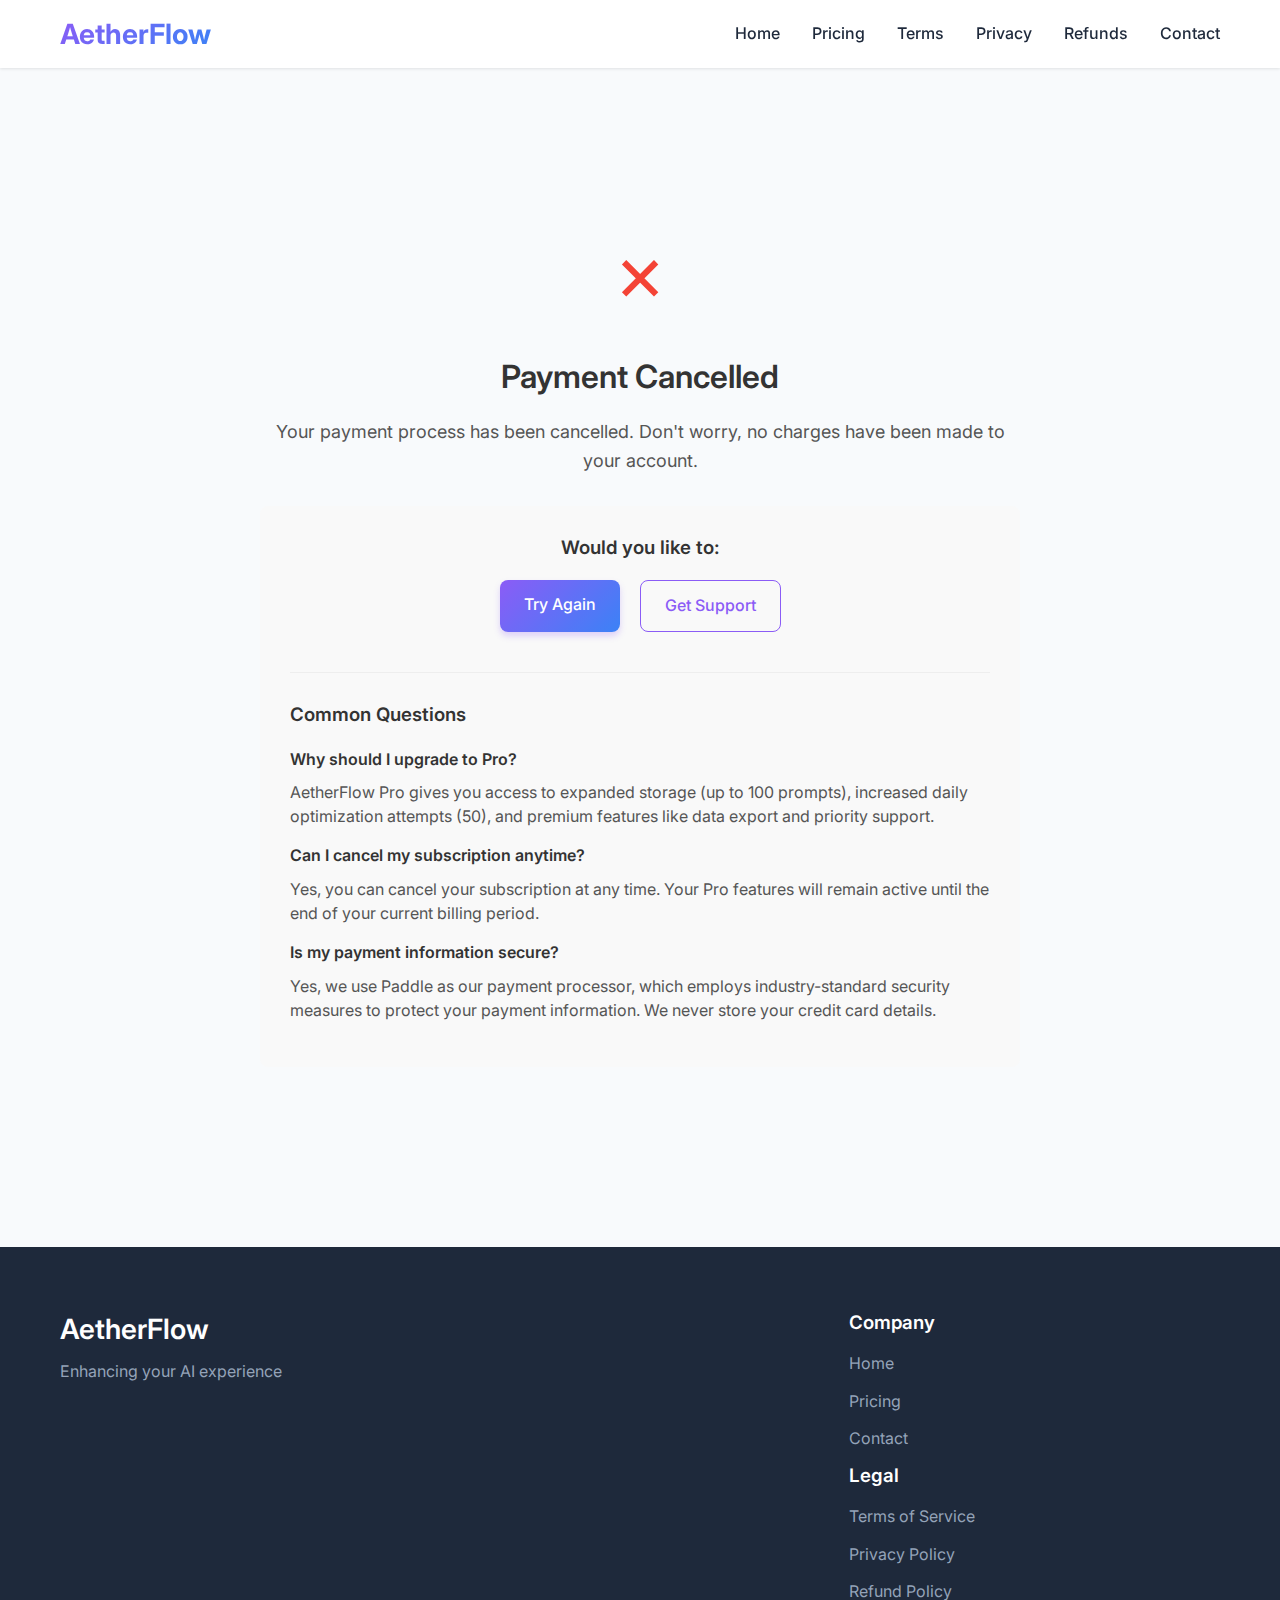
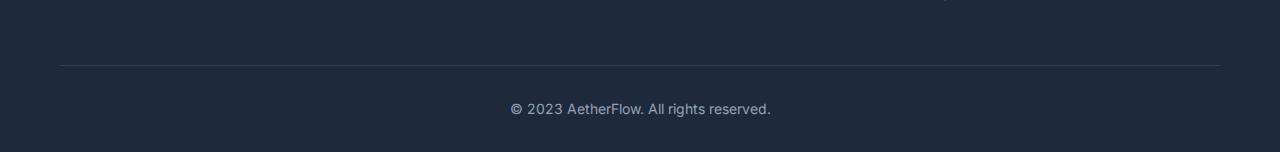
<file: cancel.html>
<!DOCTYPE html>
<html lang="en">
<head>
    <meta charset="UTF-8">
    <meta name="viewport" content="width=device-width, initial-scale=1.0">
    <title>Payment Cancelled - AetherFlow</title>
    <link rel="stylesheet" href="styles.css">
    <link rel="preconnect" href="https://fonts.googleapis.com">
    <link rel="preconnect" href="https://fonts.gstatic.com" crossorigin>
    <link href="https://fonts.googleapis.com/css2?family=Inter:wght@300;400;500;600;700&display=swap" rel="stylesheet">
    <style>
        .cancel-container {
            text-align: center;
            padding: 60px 20px;
            max-width: 800px;
            margin: 0 auto;
        }
        
        .cancel-icon {
            font-size: 80px;
            color: #F44336;
            margin-bottom: 20px;
        }
        
        .cancel-title {
            font-size: 32px;
            margin-bottom: 20px;
            color: #333;
        }
        
        .cancel-message {
            font-size: 18px;
            line-height: 1.6;
            margin-bottom: 30px;
            color: #555;
        }
        
        .options-container {
            background: #f9f9f9;
            border-radius: 8px;
            padding: 30px;
            margin-bottom: 40px;
        }
        
        .options-container h3 {
            margin-top: 0;
            margin-bottom: 20px;
            color: #333;
        }
        
        .cta-buttons {
            display: flex;
            justify-content: center;
            gap: 20px;
            flex-wrap: wrap;
            margin-bottom: 40px;
        }
        
        .faq-preview {
            text-align: left;
            margin-top: 30px;
            border-top: 1px solid #eee;
            padding-top: 30px;
        }
        
        .faq-preview h3 {
            margin-bottom: 20px;
        }
        
        .faq-item-preview {
            margin-bottom: 15px;
        }
        
        .faq-question-preview {
            font-weight: 600;
            margin-bottom: 8px;
            color: #333;
        }
        
        .faq-answer-preview {
            color: #555;
            line-height: 1.5;
        }
    </style>
</head>
<body>
    <header>
        <div class="container">
            <div class="logo">
                <h1>AetherFlow</h1>
            </div>
            <nav>
                <ul>
                    <li><a href="index.html">Home</a></li>
                    <li><a href="pricing.html">Pricing</a></li>
                    <li><a href="terms-of-service.html">Terms</a></li>
                    <li><a href="privacy-policy.html">Privacy</a></li>
                    <li><a href="refund-policy.html">Refunds</a></li>
                    <li><a href="contact.html">Contact</a></li>
                </ul>
            </nav>
        </div>
    </header>

    <section class="cancel-section">
        <div class="container">
            <div class="cancel-container">
                <div class="cancel-icon">×</div>
                <h1 class="cancel-title">Payment Cancelled</h1>
                <p class="cancel-message">
                    Your payment process has been cancelled. Don't worry, no charges have been made to your account.
                </p>
                
                <div class="options-container">
                    <h3>Would you like to:</h3>
                    <div class="cta-buttons">
                        <a href="pricing.html" class="btn btn-primary">Try Again</a>
                        <a href="contact.html" class="btn btn-outline">Get Support</a>
                    </div>
                    
                    <div class="faq-preview">
                        <h3>Common Questions</h3>
                        <div class="faq-item-preview">
                            <div class="faq-question-preview">Why should I upgrade to Pro?</div>
                            <div class="faq-answer-preview">
                                AetherFlow Pro gives you access to expanded storage (up to 100 prompts), increased daily optimization attempts (50), and premium features like data export and priority support.
                            </div>
                        </div>
                        <div class="faq-item-preview">
                            <div class="faq-question-preview">Can I cancel my subscription anytime?</div>
                            <div class="faq-answer-preview">
                                Yes, you can cancel your subscription at any time. Your Pro features will remain active until the end of your current billing period.
                            </div>
                        </div>
                        <div class="faq-item-preview">
                            <div class="faq-question-preview">Is my payment information secure?</div>
                            <div class="faq-answer-preview">
                                Yes, we use Paddle as our payment processor, which employs industry-standard security measures to protect your payment information. We never store your credit card details.
                            </div>
                        </div>
                    </div>
                </div>
            </div>
        </div>
    </section>

    <footer>
        <div class="container">
            <div class="footer-content">
                <div class="footer-logo">
                    <h2>AetherFlow</h2>
                    <p>Enhancing your AI experience</p>
                </div>
                <div class="footer-links">
                    <div class="footer-links-section">
                        <h3>Company</h3>
                        <ul>
                            <li><a href="index.html">Home</a></li>
                            <li><a href="pricing.html">Pricing</a></li>
                            <li><a href="contact.html">Contact</a></li>
                        </ul>
                    </div>
                    <div class="footer-links-section">
                        <h3>Legal</h3>
                        <ul>
                            <li><a href="terms-of-service.html">Terms of Service</a></li>
                            <li><a href="privacy-policy.html">Privacy Policy</a></li>
                            <li><a href="refund-policy.html">Refund Policy</a></li>
                        </ul>
                    </div>
                </div>
            </div>
            <div class="footer-bottom">
                <p>&copy; 2023 AetherFlow. All rights reserved.</p>
            </div>
        </div>
    </footer>

    <script>
        document.addEventListener('DOMContentLoaded', function() {
            // 为Paddle Billing添加特殊处理
            try {
                // 获取URL参数
                const urlParams = new URLSearchParams(window.location.search);
                const cancelReason = urlParams.get('reason');
                
                // 如果有取消原因，显示在页面上
                if (cancelReason) {
                    const cancelMessage = document.querySelector('.cancel-message');
                    if (cancelMessage) {
                        cancelMessage.innerHTML += `<br><small>Reason: ${cancelReason}</small>`;
                    }
                }
                
                // 记录到控制台
                console.log('Payment cancelled. Paddle Billing integration.');
            } catch (error) {
                console.error('Error in cancel page:', error);
            }
        });
    </script>
</body>
</html>
</file>
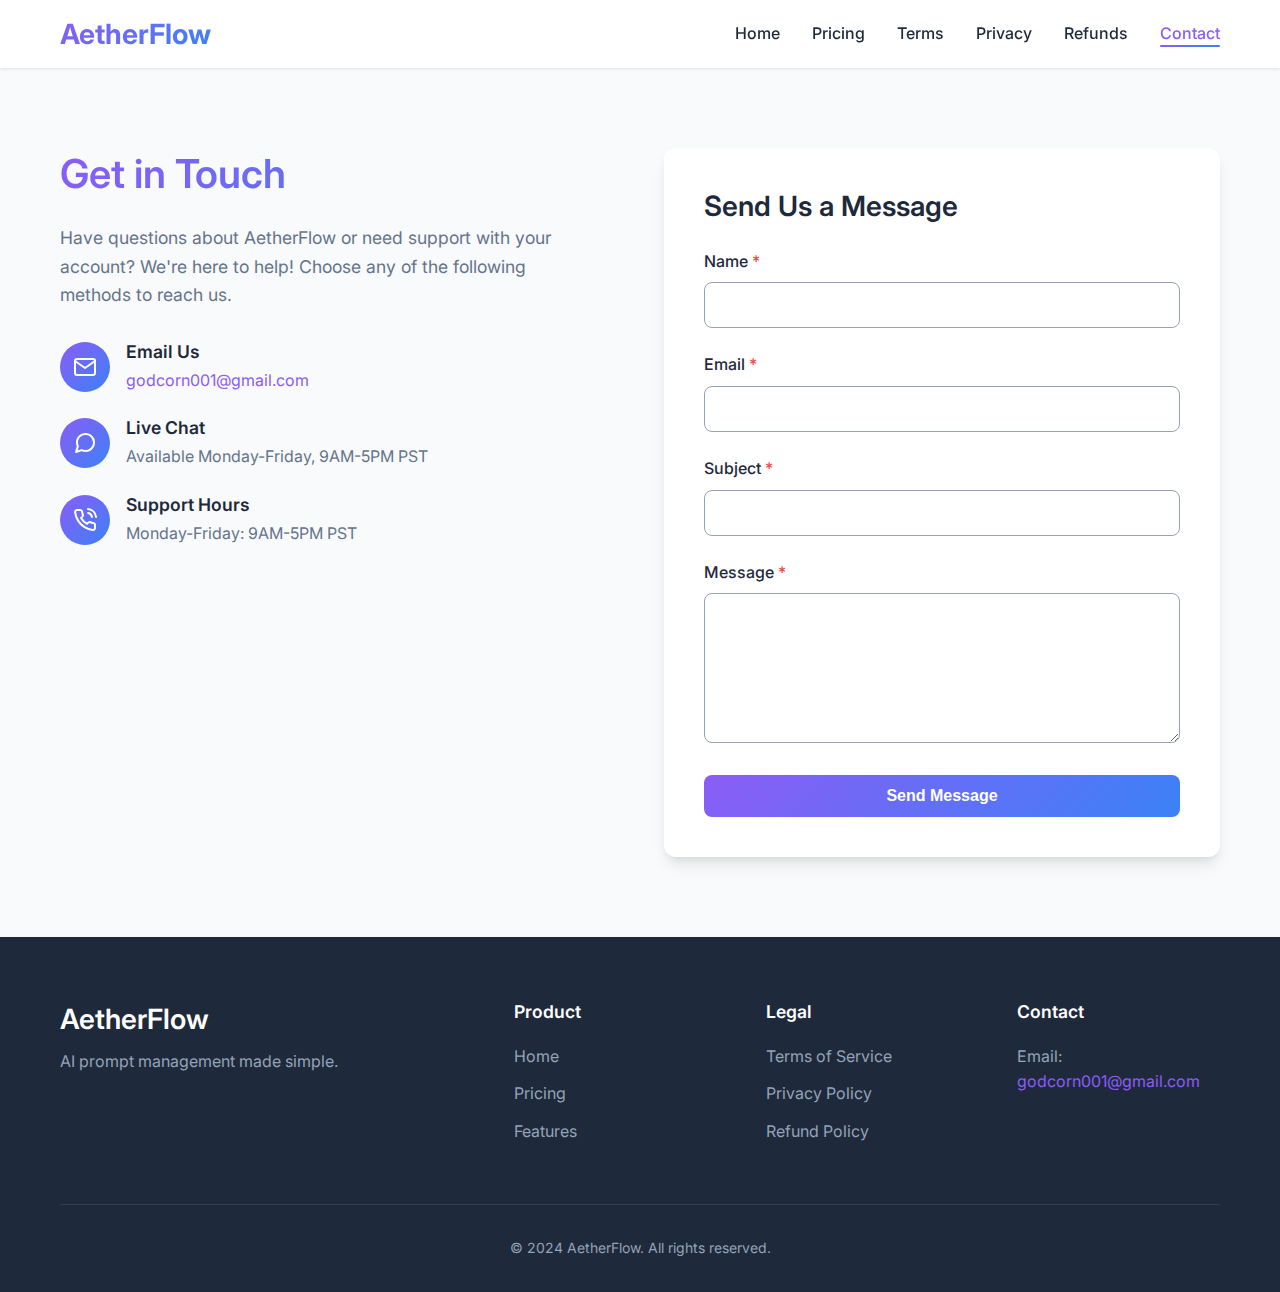
<file: contact.html>
<!DOCTYPE html>
<html lang="en">
<head>
    <meta charset="UTF-8">
    <meta name="viewport" content="width=device-width, initial-scale=1.0">
    <title>Contact Us - AetherFlow</title>
    <link rel="stylesheet" href="styles.css">
    <link rel="preconnect" href="https://fonts.googleapis.com">
    <link rel="preconnect" href="https://fonts.gstatic.com" crossorigin>
    <link href="https://fonts.googleapis.com/css2?family=Inter:wght@300;400;500;600;700&display=swap" rel="stylesheet">
    <style>
        .contact-section {
            padding: 5rem 0;
            background-color: #f9fafb;
        }
        
        .contact-container {
            display: grid;
            grid-template-columns: 1fr 1fr;
            gap: 3rem;
        }
        
        .contact-info {
            padding-right: 2rem;
        }
        
        .contact-info h2 {
            margin-bottom: 1.5rem;
            font-size: 2.5rem;
            background: var(--gradient-primary);
            -webkit-background-clip: text;
            background-clip: text;
            color: transparent;
        }
        
        .contact-info p {
            margin-bottom: 2rem;
            color: var(--gray);
            font-size: 1.1rem;
        }
        
        .contact-methods {
            margin-top: 2rem;
        }
        
        .contact-method {
            display: flex;
            align-items: center;
            margin-bottom: 1.5rem;
        }
        
        .contact-icon {
            width: 50px;
            height: 50px;
            background: var(--gradient-primary);
            border-radius: 50%;
            display: flex;
            align-items: center;
            justify-content: center;
            margin-right: 1rem;
        }
        
        .contact-icon svg {
            color: white;
            width: 24px;
            height: 24px;
        }
        
        .contact-detail h3 {
            margin-bottom: 0.25rem;
            font-size: 1.1rem;
        }
        
        .contact-detail p {
            margin-bottom: 0;
            font-size: 1rem;
        }
        
        .contact-form {
            background: white;
            padding: 2.5rem;
            border-radius: var(--border-radius-lg);
            box-shadow: var(--box-shadow);
        }
        
        .contact-form h2 {
            margin-bottom: 1.5rem;
            font-size: 1.75rem;
        }
        
        .form-group {
            margin-bottom: 1.5rem;
        }
        
        .form-group label {
            display: block;
            margin-bottom: 0.5rem;
            font-weight: 500;
        }
        
        .form-group input,
        .form-group textarea {
            width: 100%;
            padding: 0.75rem;
            border: 1px solid var(--gray-light);
            border-radius: var(--border-radius);
            font-family: 'Inter', sans-serif;
            font-size: 1rem;
            transition: border-color 0.3s;
        }
        
        .form-group input:focus,
        .form-group textarea:focus {
            outline: none;
            border-color: var(--primary);
            box-shadow: 0 0 0 2px rgba(139, 92, 246, 0.2);
        }
        
        .form-group textarea {
            height: 150px;
            resize: vertical;
        }
        
        .required {
            color: var(--error);
        }
        
        .submit-button {
            width: 100%;
            padding: 0.75rem;
            background: var(--gradient-primary);
            color: white;
            border: none;
            border-radius: var(--border-radius);
            font-weight: 600;
            font-size: 1rem;
            cursor: pointer;
            transition: var(--transition);
        }
        
        .submit-button:hover {
            transform: translateY(-2px);
            box-shadow: 0 4px 8px rgba(139, 92, 246, 0.3);
        }
        
        @media (max-width: 768px) {
            .contact-container {
                grid-template-columns: 1fr;
            }
            
            .contact-info {
                padding-right: 0;
            }
        }
    </style>
</head>
<body>
    <header>
        <div class="container">
            <div class="logo">
                <h1>AetherFlow</h1>
            </div>
            <nav>
                <ul>
                    <li><a href="index.html">Home</a></li>
                    <li><a href="pricing.html">Pricing</a></li>
                    <li><a href="terms-of-service.html">Terms</a></li>
                    <li><a href="privacy-policy.html">Privacy</a></li>
                    <li><a href="refund-policy.html">Refunds</a></li>
                    <li><a href="contact.html" class="active">Contact</a></li>
                </ul>
            </nav>
        </div>
    </header>

    <section class="contact-section">
        <div class="container">
            <div class="contact-container">
                <div class="contact-info">
                    <h2>Get in Touch</h2>
                    <p>Have questions about AetherFlow or need support with your account? We're here to help! Choose any of the following methods to reach us.</p>
                    
                    <div class="contact-methods">
                        <div class="contact-method">
                            <div class="contact-icon">
                                <svg xmlns="http://www.w3.org/2000/svg" width="24" height="24" viewBox="0 0 24 24" fill="none" stroke="currentColor" stroke-width="2" stroke-linecap="round" stroke-linejoin="round">
                                    <path d="M4 4h16c1.1 0 2 .9 2 2v12c0 1.1-.9 2-2 2H4c-1.1 0-2-.9-2-2V6c0-1.1.9-2 2-2z"></path>
                                    <polyline points="22,6 12,13 2,6"></polyline>
                                </svg>
                            </div>
                            <div class="contact-detail">
                                <h3>Email Us</h3>
                                <p><a href="mailto:godcorn001@gmail.com">godcorn001@gmail.com</a></p>
                            </div>
                        </div>
                        
                        <div class="contact-method">
                            <div class="contact-icon">
                                <svg xmlns="http://www.w3.org/2000/svg" width="24" height="24" viewBox="0 0 24 24" fill="none" stroke="currentColor" stroke-width="2" stroke-linecap="round" stroke-linejoin="round">
                                    <path d="M21 11.5a8.38 8.38 0 0 1-.9 3.8 8.5 8.5 0 0 1-7.6 4.7 8.38 8.38 0 0 1-3.8-.9L3 21l1.9-5.7a8.38 8.38 0 0 1-.9-3.8 8.5 8.5 0 0 1 4.7-7.6 8.38 8.38 0 0 1 3.8-.9h.5a8.48 8.48 0 0 1 8 8v.5z"></path>
                                </svg>
                            </div>
                            <div class="contact-detail">
                                <h3>Live Chat</h3>
                                <p>Available Monday-Friday, 9AM-5PM PST</p>
                            </div>
                        </div>
                        
                        <div class="contact-method">
                            <div class="contact-icon">
                                <svg xmlns="http://www.w3.org/2000/svg" width="24" height="24" viewBox="0 0 24 24" fill="none" stroke="currentColor" stroke-width="2" stroke-linecap="round" stroke-linejoin="round">
                                    <path d="M15.05 5A5 5 0 0 1 19 8.95M15.05 1A9 9 0 0 1 23 8.94m-1 7.98v3a2 2 0 0 1-2.18 2 19.79 19.79 0 0 1-8.63-3.07 19.5 19.5 0 0 1-6-6 19.79 19.79 0 0 1-3.07-8.67A2 2 0 0 1 4.11 2h3a2 2 0 0 1 2 1.72 12.84 12.84 0 0 0 .7 2.81 2 2 0 0 1-.45 2.11L8.09 9.91a16 16 0 0 0 6 6l1.27-1.27a2 2 0 0 1 2.11-.45 12.84 12.84 0 0 0 2.81.7A2 2 0 0 1 22 16.92z"></path>
                                </svg>
                            </div>
                            <div class="contact-detail">
                                <h3>Support Hours</h3>
                                <p>Monday-Friday: 9AM-5PM PST</p>
                            </div>
                        </div>
                    </div>
                </div>
                
                <div class="contact-form">
                    <h2>Send Us a Message</h2>
                    <form id="contactForm" action="https://formspree.io/f/xbjvqpge" method="POST">
                        <div class="form-group">
                            <label for="name">Name <span class="required">*</span></label>
                            <input type="text" id="name" name="name" required>
                        </div>
                        
                        <div class="form-group">
                            <label for="email">Email <span class="required">*</span></label>
                            <input type="email" id="email" name="email" required>
                        </div>
                        
                        <div class="form-group">
                            <label for="subject">Subject <span class="required">*</span></label>
                            <input type="text" id="subject" name="subject" required>
                        </div>
                        
                        <div class="form-group">
                            <label for="message">Message <span class="required">*</span></label>
                            <textarea id="message" name="message" required></textarea>
                        </div>
                        
                        <button type="submit" class="submit-button">Send Message</button>
                    </form>
                </div>
            </div>
        </div>
    </section>

    <footer>
        <div class="container">
            <div class="footer-content">
                <div class="footer-logo">
                    <h2>AetherFlow</h2>
                    <p>AI prompt management made simple.</p>
                </div>
                <div class="footer-links">
                    <h4>Product</h4>
                    <ul>
                        <li><a href="index.html">Home</a></li>
                        <li><a href="pricing.html">Pricing</a></li>
                        <li><a href="#features">Features</a></li>
                    </ul>
                </div>
                <div class="footer-links">
                    <h4>Legal</h4>
                    <ul>
                        <li><a href="terms-of-service.html">Terms of Service</a></li>
                        <li><a href="privacy-policy.html">Privacy Policy</a></li>
                        <li><a href="refund-policy.html">Refund Policy</a></li>
                    </ul>
                </div>
                <div class="footer-contact">
                    <h4>Contact</h4>
                    <p>Email: <a href="mailto:godcorn001@gmail.com">godcorn001@gmail.com</a></p>
                </div>
            </div>
            <div class="footer-bottom">
                <p>&copy; 2024 AetherFlow. All rights reserved.</p>
            </div>
        </div>
    </footer>

    <script>
        document.getElementById('contactForm').addEventListener('submit', function(event) {
            // 表单处理逻辑
            // 这里使用了Formspree服务来处理表单提交
            // 如果你想自行处理，可以替换这部分代码
        });
    </script>
</body>
</html>
</file>
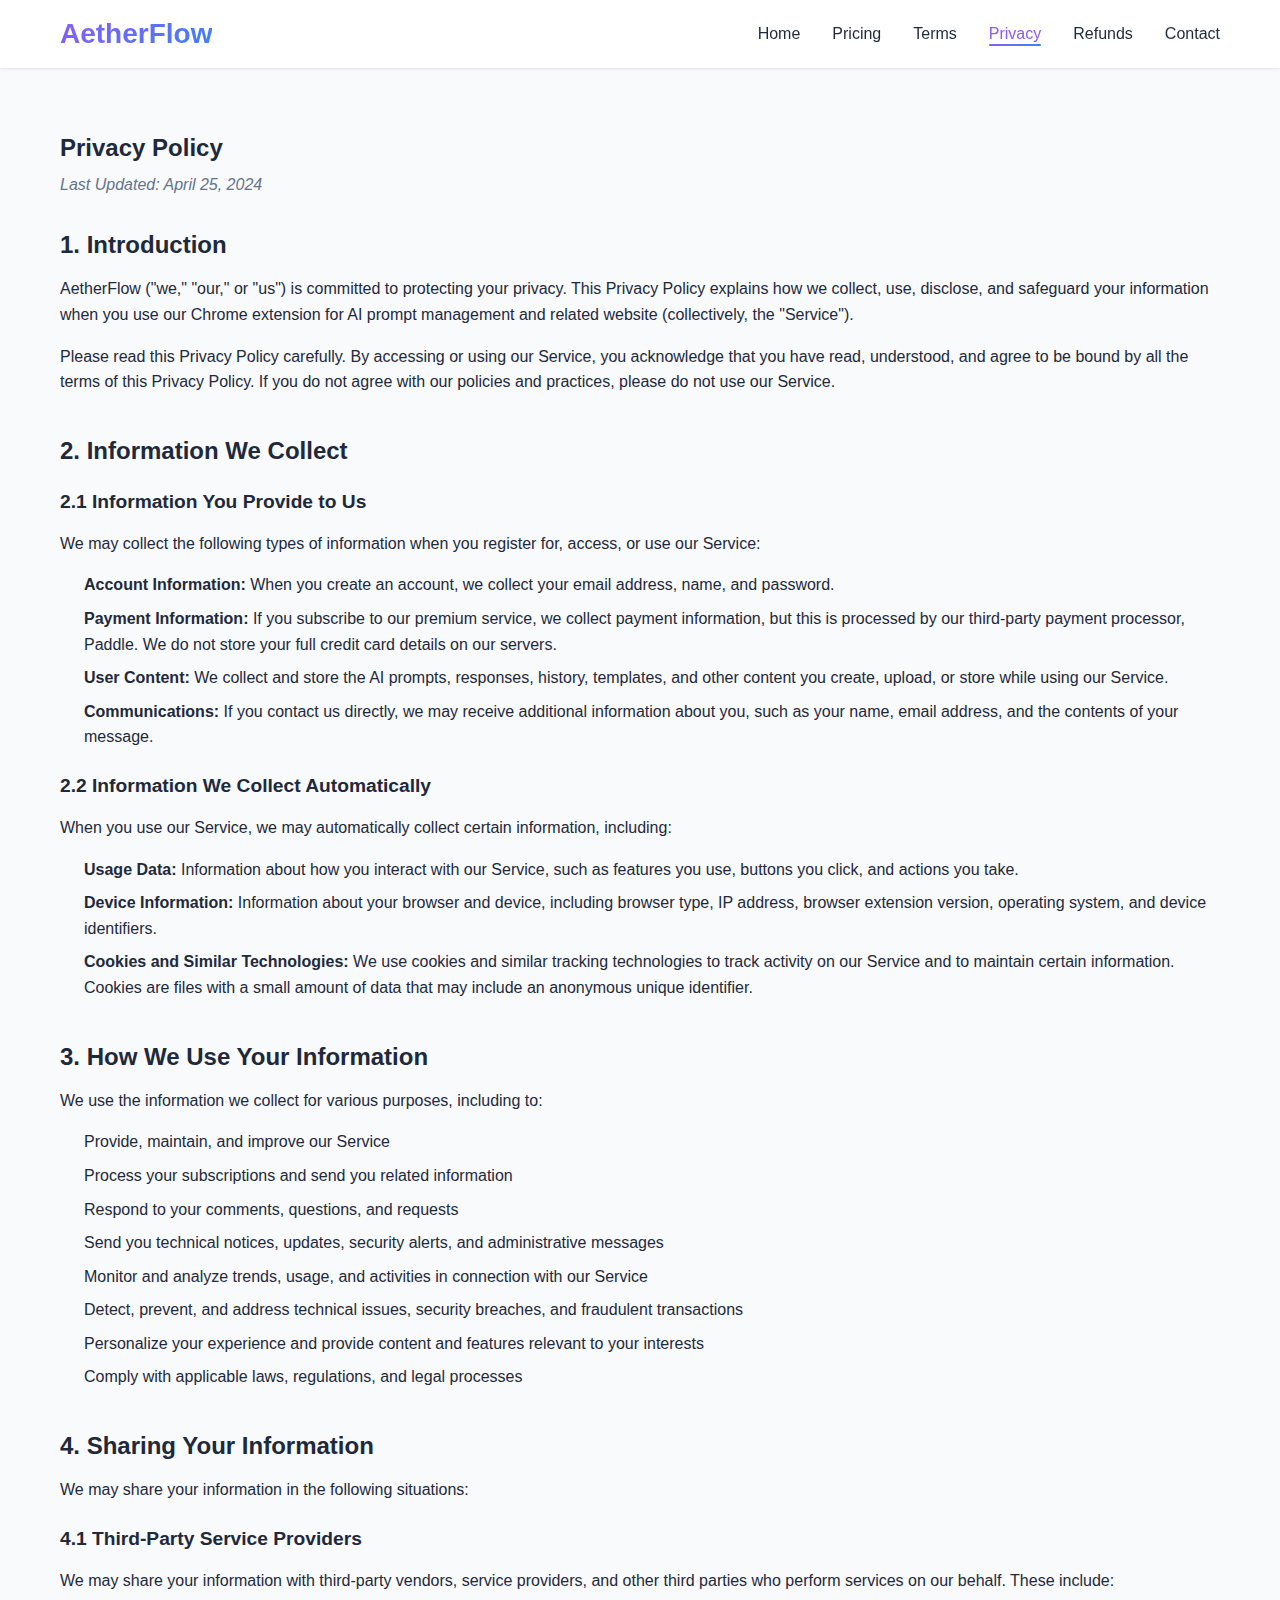
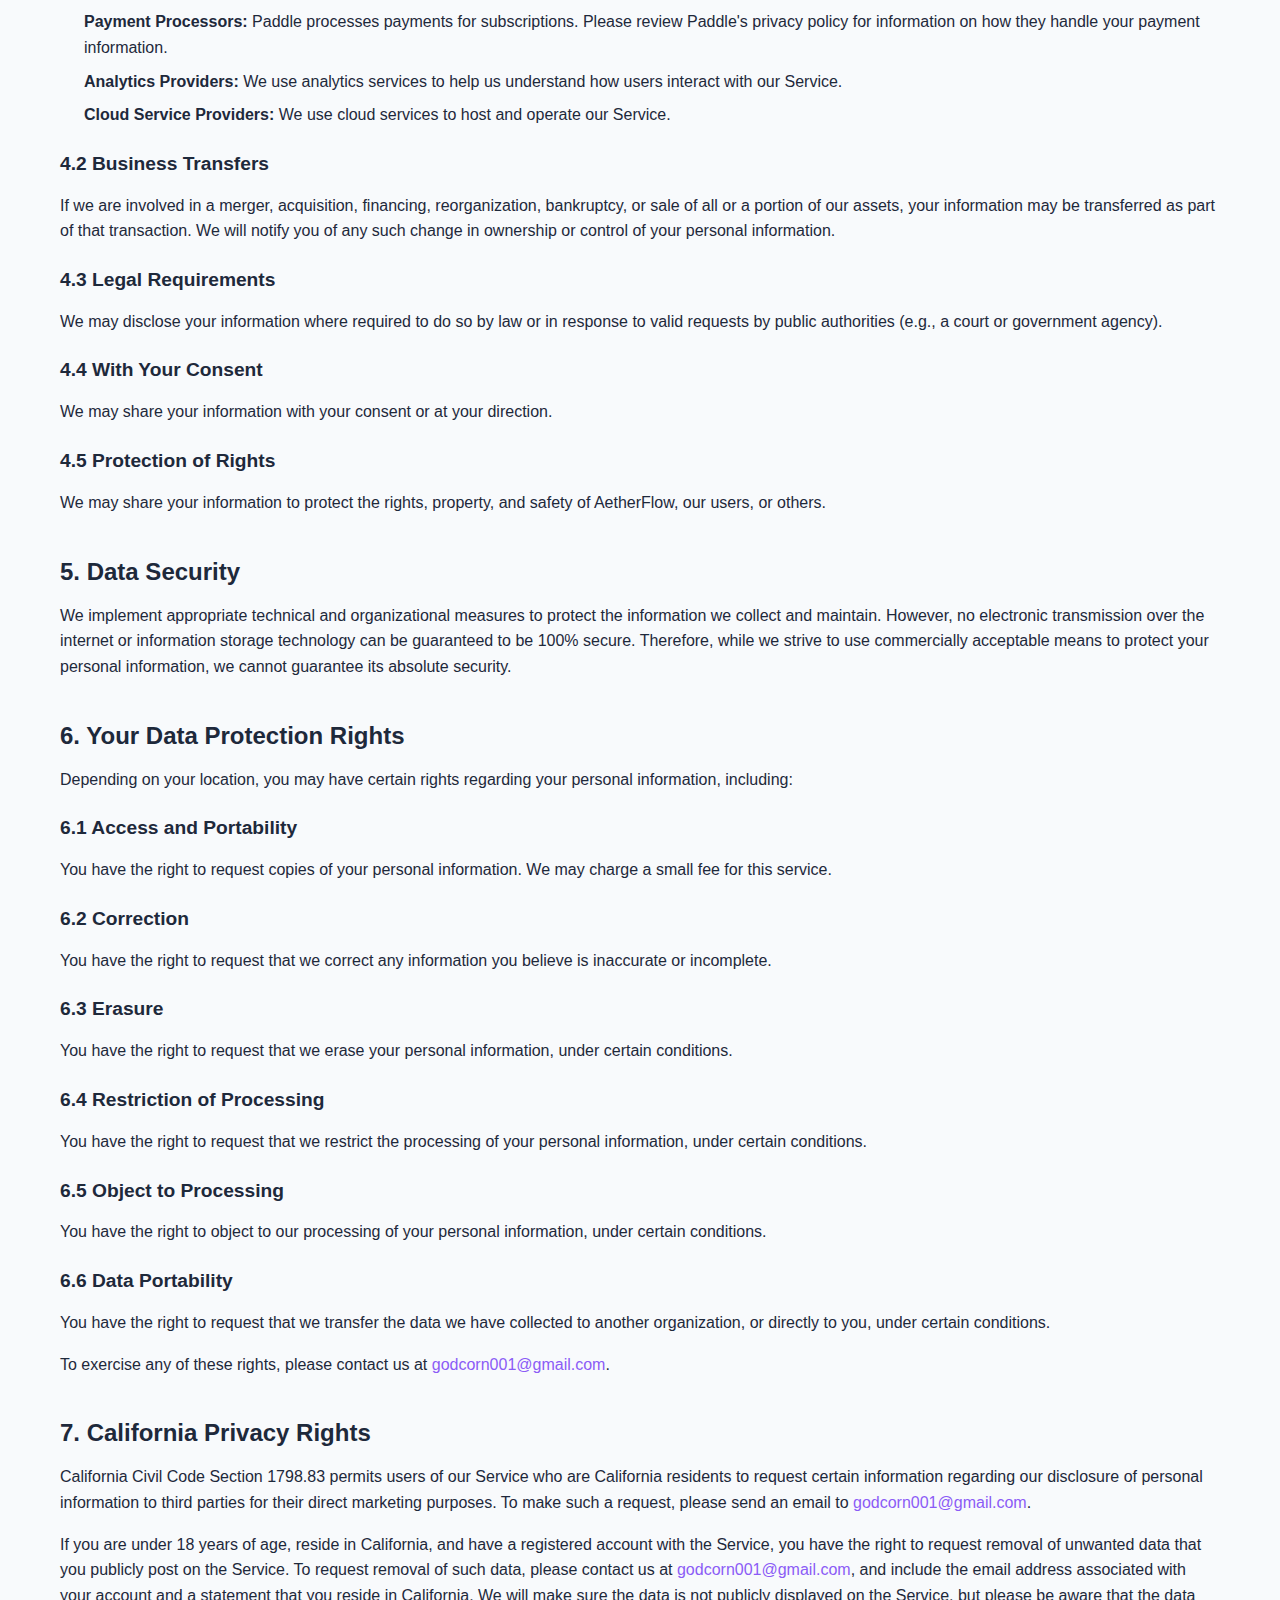
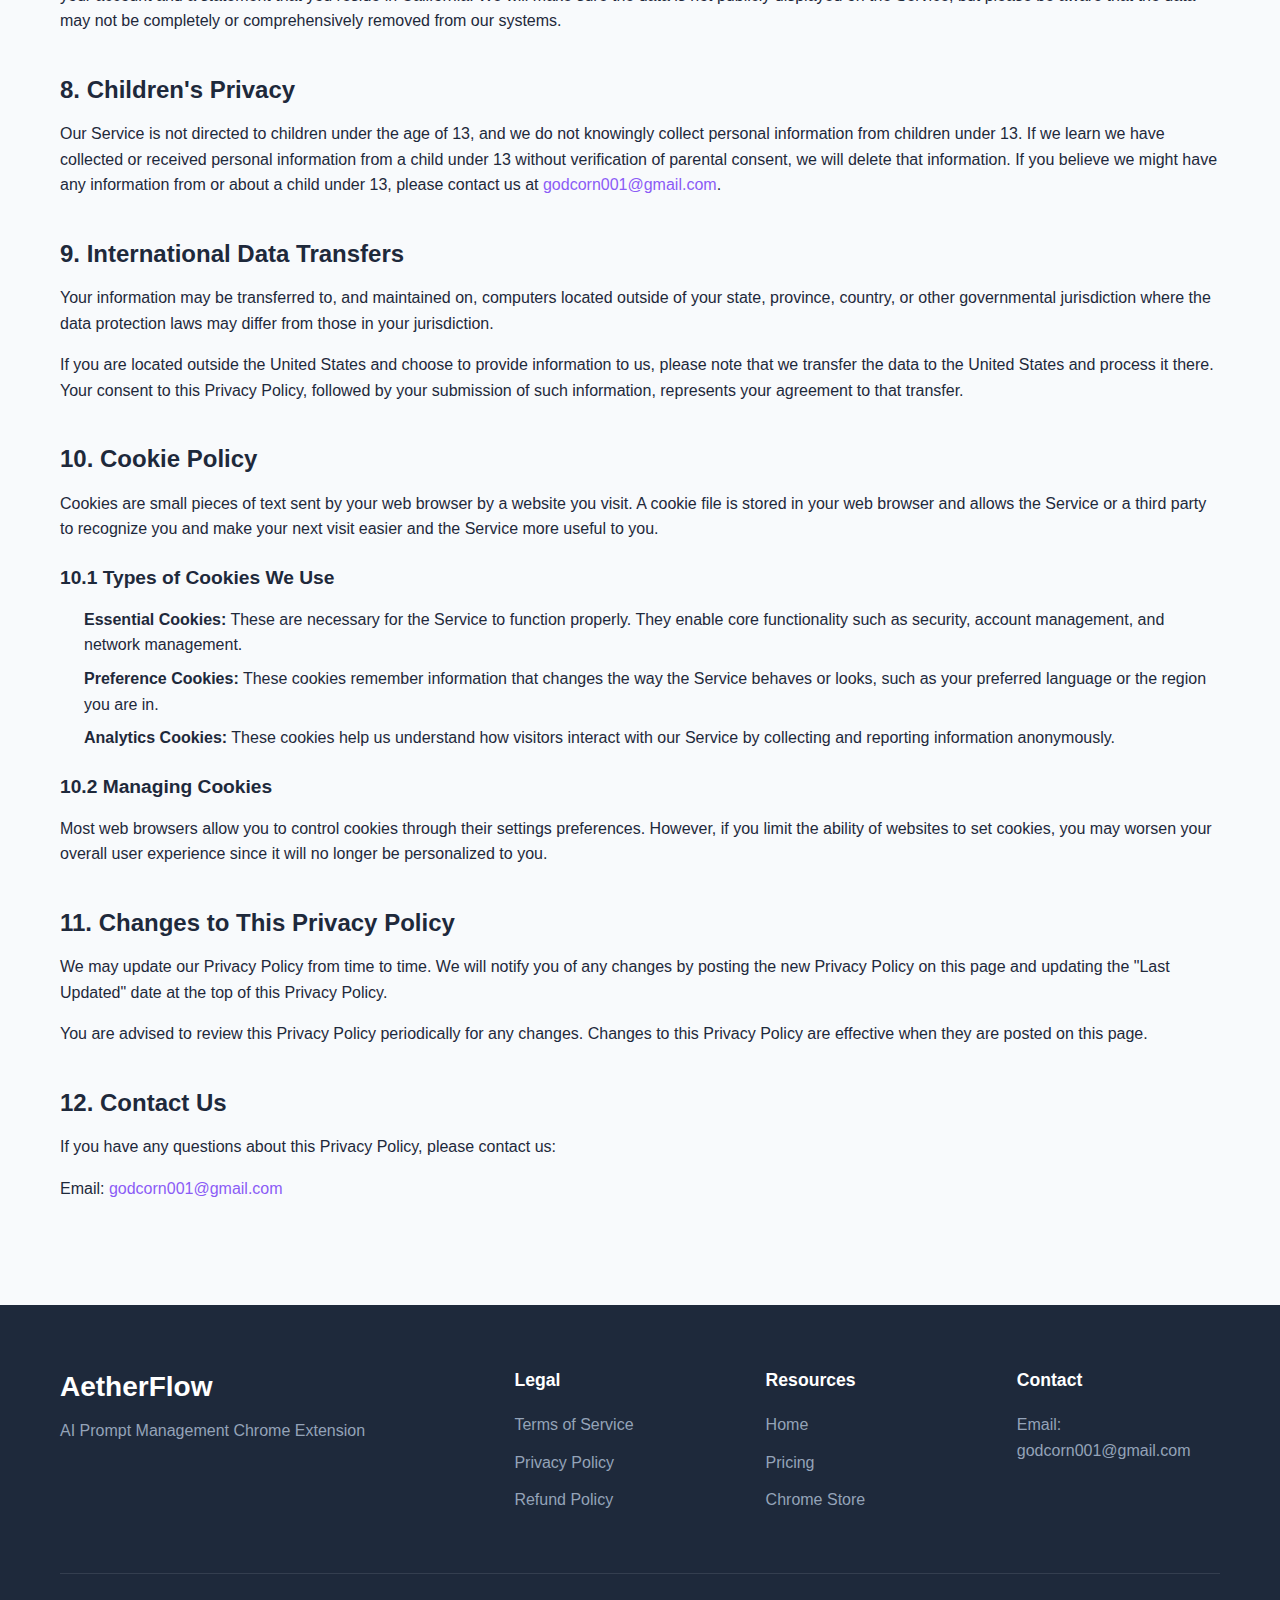
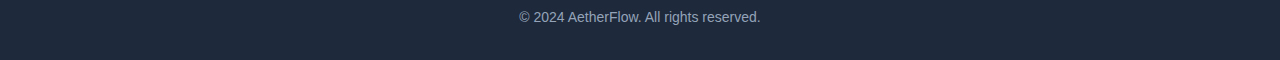
<file: privacy-policy.html>
<!DOCTYPE html>
<html lang="en">
<head>
    <meta charset="UTF-8">
    <meta name="viewport" content="width=device-width, initial-scale=1.0">
    <title>AetherFlow - Privacy Policy</title>
    <link rel="stylesheet" href="styles.css">
</head>
<body>
    <header>
        <div class="container">
            <div class="logo">
                <h1>AetherFlow</h1>
            </div>
            <nav>
                <ul>
                    <li><a href="index.html">Home</a></li>
                    <li><a href="pricing.html">Pricing</a></li>
                    <li><a href="terms-of-service.html">Terms</a></li>
                    <li><a href="privacy-policy.html" class="active">Privacy</a></li>
                    <li><a href="refund-policy.html">Refunds</a></li>
                    <li><a href="contact.html">Contact</a></li>
                </ul>
            </nav>
        </div>
    </header>

    <section class="legal-content">
        <div class="container">
            <h2>Privacy Policy</h2>
            <p class="last-updated">Last Updated: April 25, 2024</p>

            <div class="policy-section">
                <h3>1. Introduction</h3>
                <p>AetherFlow ("we," "our," or "us") is committed to protecting your privacy. This Privacy Policy explains how we collect, use, disclose, and safeguard your information when you use our Chrome extension for AI prompt management and related website (collectively, the "Service").</p>
                <p>Please read this Privacy Policy carefully. By accessing or using our Service, you acknowledge that you have read, understood, and agree to be bound by all the terms of this Privacy Policy. If you do not agree with our policies and practices, please do not use our Service.</p>
            </div>

            <div class="policy-section">
                <h3>2. Information We Collect</h3>
                
                <h4>2.1 Information You Provide to Us</h4>
                <p>We may collect the following types of information when you register for, access, or use our Service:</p>
                <ul>
                    <li><strong>Account Information:</strong> When you create an account, we collect your email address, name, and password.</li>
                    <li><strong>Payment Information:</strong> If you subscribe to our premium service, we collect payment information, but this is processed by our third-party payment processor, Paddle. We do not store your full credit card details on our servers.</li>
                    <li><strong>User Content:</strong> We collect and store the AI prompts, responses, history, templates, and other content you create, upload, or store while using our Service.</li>
                    <li><strong>Communications:</strong> If you contact us directly, we may receive additional information about you, such as your name, email address, and the contents of your message.</li>
                </ul>
                
                <h4>2.2 Information We Collect Automatically</h4>
                <p>When you use our Service, we may automatically collect certain information, including:</p>
                <ul>
                    <li><strong>Usage Data:</strong> Information about how you interact with our Service, such as features you use, buttons you click, and actions you take.</li>
                    <li><strong>Device Information:</strong> Information about your browser and device, including browser type, IP address, browser extension version, operating system, and device identifiers.</li>
                    <li><strong>Cookies and Similar Technologies:</strong> We use cookies and similar tracking technologies to track activity on our Service and to maintain certain information. Cookies are files with a small amount of data that may include an anonymous unique identifier.</li>
                </ul>
            </div>

            <div class="policy-section">
                <h3>3. How We Use Your Information</h3>
                <p>We use the information we collect for various purposes, including to:</p>
                <ul>
                    <li>Provide, maintain, and improve our Service</li>
                    <li>Process your subscriptions and send you related information</li>
                    <li>Respond to your comments, questions, and requests</li>
                    <li>Send you technical notices, updates, security alerts, and administrative messages</li>
                    <li>Monitor and analyze trends, usage, and activities in connection with our Service</li>
                    <li>Detect, prevent, and address technical issues, security breaches, and fraudulent transactions</li>
                    <li>Personalize your experience and provide content and features relevant to your interests</li>
                    <li>Comply with applicable laws, regulations, and legal processes</li>
                </ul>
            </div>

            <div class="policy-section">
                <h3>4. Sharing Your Information</h3>
                <p>We may share your information in the following situations:</p>
                
                <h4>4.1 Third-Party Service Providers</h4>
                <p>We may share your information with third-party vendors, service providers, and other third parties who perform services on our behalf. These include:</p>
                <ul>
                    <li><strong>Payment Processors:</strong> Paddle processes payments for subscriptions. Please review Paddle's privacy policy for information on how they handle your payment information.</li>
                    <li><strong>Analytics Providers:</strong> We use analytics services to help us understand how users interact with our Service.</li>
                    <li><strong>Cloud Service Providers:</strong> We use cloud services to host and operate our Service.</li>
                </ul>
                
                <h4>4.2 Business Transfers</h4>
                <p>If we are involved in a merger, acquisition, financing, reorganization, bankruptcy, or sale of all or a portion of our assets, your information may be transferred as part of that transaction. We will notify you of any such change in ownership or control of your personal information.</p>
                
                <h4>4.3 Legal Requirements</h4>
                <p>We may disclose your information where required to do so by law or in response to valid requests by public authorities (e.g., a court or government agency).</p>
                
                <h4>4.4 With Your Consent</h4>
                <p>We may share your information with your consent or at your direction.</p>
                
                <h4>4.5 Protection of Rights</h4>
                <p>We may share your information to protect the rights, property, and safety of AetherFlow, our users, or others.</p>
            </div>

            <div class="policy-section">
                <h3>5. Data Security</h3>
                <p>We implement appropriate technical and organizational measures to protect the information we collect and maintain. However, no electronic transmission over the internet or information storage technology can be guaranteed to be 100% secure. Therefore, while we strive to use commercially acceptable means to protect your personal information, we cannot guarantee its absolute security.</p>
            </div>

            <div class="policy-section">
                <h3>6. Your Data Protection Rights</h3>
                <p>Depending on your location, you may have certain rights regarding your personal information, including:</p>
                
                <h4>6.1 Access and Portability</h4>
                <p>You have the right to request copies of your personal information. We may charge a small fee for this service.</p>
                
                <h4>6.2 Correction</h4>
                <p>You have the right to request that we correct any information you believe is inaccurate or incomplete.</p>
                
                <h4>6.3 Erasure</h4>
                <p>You have the right to request that we erase your personal information, under certain conditions.</p>
                
                <h4>6.4 Restriction of Processing</h4>
                <p>You have the right to request that we restrict the processing of your personal information, under certain conditions.</p>
                
                <h4>6.5 Object to Processing</h4>
                <p>You have the right to object to our processing of your personal information, under certain conditions.</p>
                
                <h4>6.6 Data Portability</h4>
                <p>You have the right to request that we transfer the data we have collected to another organization, or directly to you, under certain conditions.</p>
                
                <p>To exercise any of these rights, please contact us at <a href="mailto:godcorn001@gmail.com">godcorn001@gmail.com</a>.</p>
            </div>

            <div class="policy-section">
                <h3>7. California Privacy Rights</h3>
                <p>California Civil Code Section 1798.83 permits users of our Service who are California residents to request certain information regarding our disclosure of personal information to third parties for their direct marketing purposes. To make such a request, please send an email to <a href="mailto:godcorn001@gmail.com">godcorn001@gmail.com</a>.</p>
                
                <p>If you are under 18 years of age, reside in California, and have a registered account with the Service, you have the right to request removal of unwanted data that you publicly post on the Service. To request removal of such data, please contact us at <a href="mailto:godcorn001@gmail.com">godcorn001@gmail.com</a>, and include the email address associated with your account and a statement that you reside in California. We will make sure the data is not publicly displayed on the Service, but please be aware that the data may not be completely or comprehensively removed from our systems.</p>
            </div>

            <div class="policy-section">
                <h3>8. Children's Privacy</h3>
                <p>Our Service is not directed to children under the age of 13, and we do not knowingly collect personal information from children under 13. If we learn we have collected or received personal information from a child under 13 without verification of parental consent, we will delete that information. If you believe we might have any information from or about a child under 13, please contact us at <a href="mailto:godcorn001@gmail.com">godcorn001@gmail.com</a>.</p>
            </div>

            <div class="policy-section">
                <h3>9. International Data Transfers</h3>
                <p>Your information may be transferred to, and maintained on, computers located outside of your state, province, country, or other governmental jurisdiction where the data protection laws may differ from those in your jurisdiction.</p>
                <p>If you are located outside the United States and choose to provide information to us, please note that we transfer the data to the United States and process it there. Your consent to this Privacy Policy, followed by your submission of such information, represents your agreement to that transfer.</p>
            </div>

            <div class="policy-section">
                <h3>10. Cookie Policy</h3>
                <p>Cookies are small pieces of text sent by your web browser by a website you visit. A cookie file is stored in your web browser and allows the Service or a third party to recognize you and make your next visit easier and the Service more useful to you.</p>
                
                <h4>10.1 Types of Cookies We Use</h4>
                <ul>
                    <li><strong>Essential Cookies:</strong> These are necessary for the Service to function properly. They enable core functionality such as security, account management, and network management.</li>
                    <li><strong>Preference Cookies:</strong> These cookies remember information that changes the way the Service behaves or looks, such as your preferred language or the region you are in.</li>
                    <li><strong>Analytics Cookies:</strong> These cookies help us understand how visitors interact with our Service by collecting and reporting information anonymously.</li>
                </ul>
                
                <h4>10.2 Managing Cookies</h4>
                <p>Most web browsers allow you to control cookies through their settings preferences. However, if you limit the ability of websites to set cookies, you may worsen your overall user experience since it will no longer be personalized to you.</p>
            </div>

            <div class="policy-section">
                <h3>11. Changes to This Privacy Policy</h3>
                <p>We may update our Privacy Policy from time to time. We will notify you of any changes by posting the new Privacy Policy on this page and updating the "Last Updated" date at the top of this Privacy Policy.</p>
                <p>You are advised to review this Privacy Policy periodically for any changes. Changes to this Privacy Policy are effective when they are posted on this page.</p>
            </div>

            <div class="policy-section">
                <h3>12. Contact Us</h3>
                <p>If you have any questions about this Privacy Policy, please contact us:</p>
                <p>Email: <a href="mailto:godcorn001@gmail.com">godcorn001@gmail.com</a></p>
            </div>
        </div>
    </section>

    <footer>
        <div class="container">
            <div class="footer-content">
                <div class="footer-logo">
                    <h2>AetherFlow</h2>
                    <p>AI Prompt Management Chrome Extension</p>
                </div>
                <div class="footer-links">
                    <h4>Legal</h4>
                    <ul>
                        <li><a href="terms-of-service.html">Terms of Service</a></li>
                        <li><a href="privacy-policy.html">Privacy Policy</a></li>
                        <li><a href="refund-policy.html">Refund Policy</a></li>
                    </ul>
                </div>
                <div class="footer-links">
                    <h4>Resources</h4>
                    <ul>
                        <li><a href="index.html">Home</a></li>
                        <li><a href="pricing.html">Pricing</a></li>
                        <li><a href="https://chrome.google.com/webstore/detail/aetherflow/extension-id">Chrome Store</a></li>
                    </ul>
                </div>
                <div class="footer-contact">
                    <h4>Contact</h4>
                    <p>Email: godcorn001@gmail.com</p>
                </div>
            </div>
            <div class="footer-bottom">
                <p>&copy; 2024 AetherFlow. All rights reserved.</p>
            </div>
        </div>
    </footer>
</body>
</html>
</file>
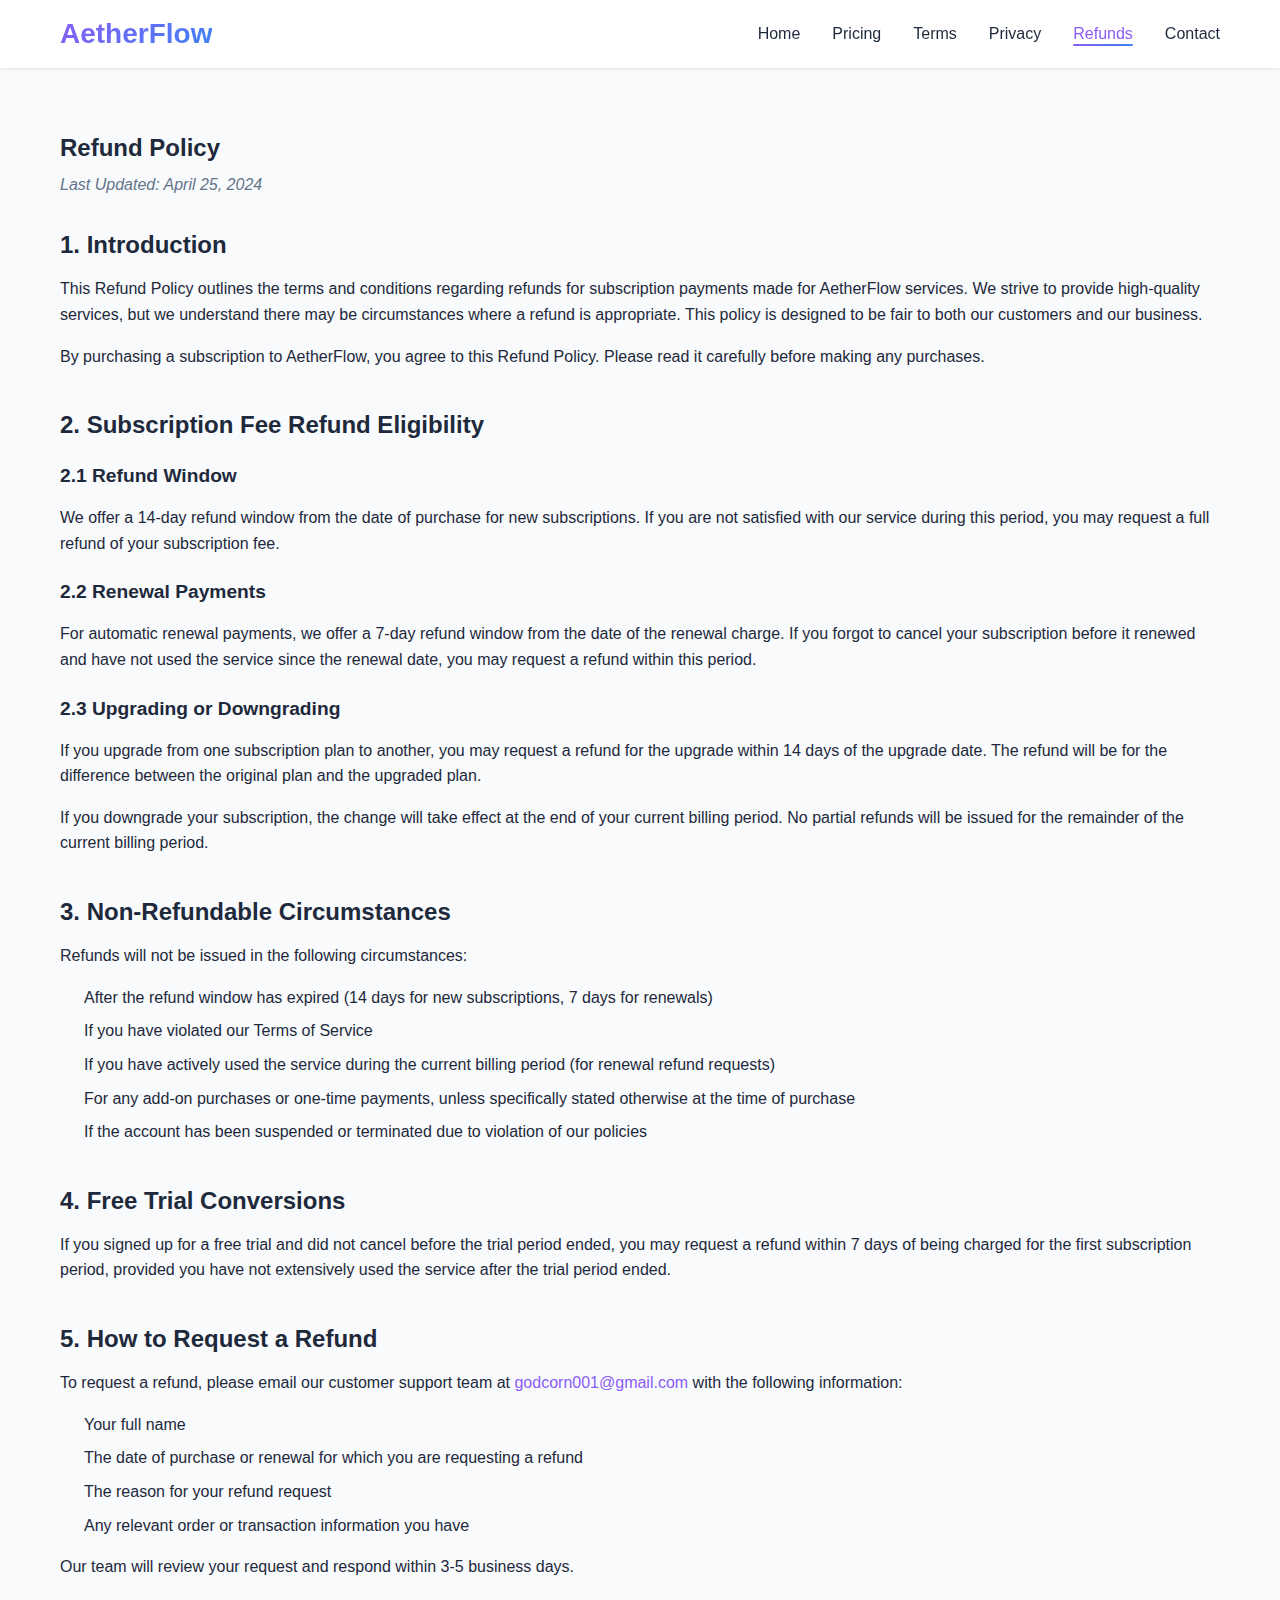
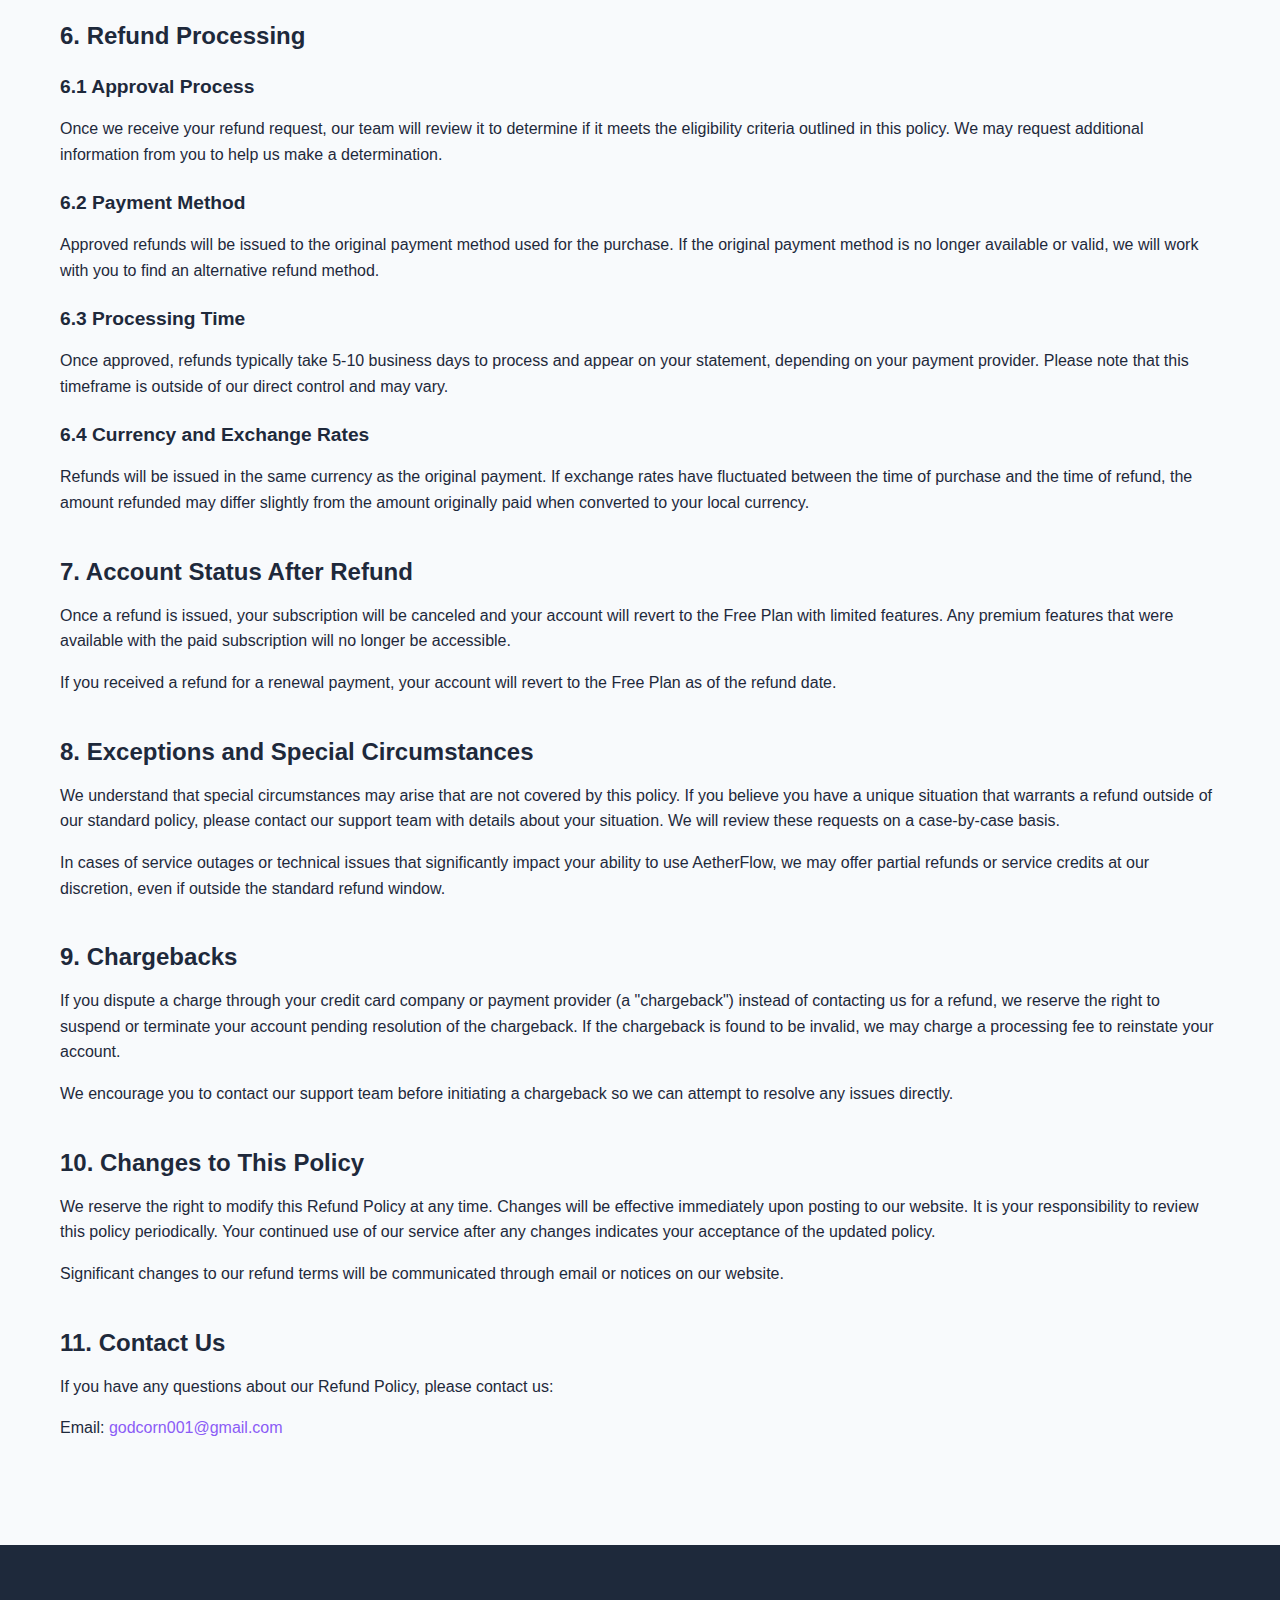
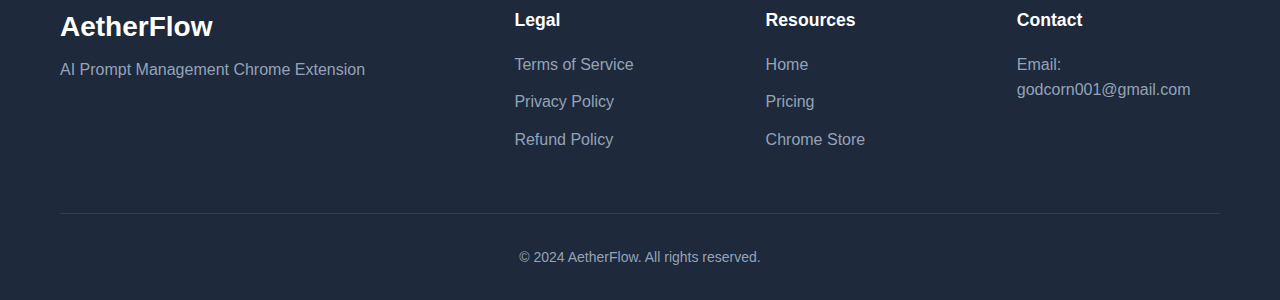
<file: refund-policy.html>
<!DOCTYPE html>
<html lang="en">
<head>
    <meta charset="UTF-8">
    <meta name="viewport" content="width=device-width, initial-scale=1.0">
    <title>AetherFlow - Refund Policy</title>
    <link rel="stylesheet" href="styles.css">
</head>
<body>
    <header>
        <div class="container">
            <div class="logo">
                <h1>AetherFlow</h1>
            </div>
            <nav>
                <ul>
                    <li><a href="index.html">Home</a></li>
                    <li><a href="pricing.html">Pricing</a></li>
                    <li><a href="terms-of-service.html">Terms</a></li>
                    <li><a href="privacy-policy.html">Privacy</a></li>
                    <li><a href="refund-policy.html" class="active">Refunds</a></li>
                    <li><a href="contact.html">Contact</a></li>
                </ul>
            </nav>
        </div>
    </header>

    <section class="legal-content">
        <div class="container">
            <h2>Refund Policy</h2>
            <p class="last-updated">Last Updated: April 25, 2024</p>

            <div class="policy-section">
                <h3>1. Introduction</h3>
                <p>This Refund Policy outlines the terms and conditions regarding refunds for subscription payments made for AetherFlow services. We strive to provide high-quality services, but we understand there may be circumstances where a refund is appropriate. This policy is designed to be fair to both our customers and our business.</p>
                <p>By purchasing a subscription to AetherFlow, you agree to this Refund Policy. Please read it carefully before making any purchases.</p>
            </div>

            <div class="policy-section">
                <h3>2. Subscription Fee Refund Eligibility</h3>
                
                <h4>2.1 Refund Window</h4>
                <p>We offer a 14-day refund window from the date of purchase for new subscriptions. If you are not satisfied with our service during this period, you may request a full refund of your subscription fee.</p>
                
                <h4>2.2 Renewal Payments</h4>
                <p>For automatic renewal payments, we offer a 7-day refund window from the date of the renewal charge. If you forgot to cancel your subscription before it renewed and have not used the service since the renewal date, you may request a refund within this period.</p>
                
                <h4>2.3 Upgrading or Downgrading</h4>
                <p>If you upgrade from one subscription plan to another, you may request a refund for the upgrade within 14 days of the upgrade date. The refund will be for the difference between the original plan and the upgraded plan.</p>
                <p>If you downgrade your subscription, the change will take effect at the end of your current billing period. No partial refunds will be issued for the remainder of the current billing period.</p>
            </div>

            <div class="policy-section">
                <h3>3. Non-Refundable Circumstances</h3>
                <p>Refunds will not be issued in the following circumstances:</p>
                
                <ul>
                    <li>After the refund window has expired (14 days for new subscriptions, 7 days for renewals)</li>
                    <li>If you have violated our Terms of Service</li>
                    <li>If you have actively used the service during the current billing period (for renewal refund requests)</li>
                    <li>For any add-on purchases or one-time payments, unless specifically stated otherwise at the time of purchase</li>
                    <li>If the account has been suspended or terminated due to violation of our policies</li>
                </ul>
            </div>

            <div class="policy-section">
                <h3>4. Free Trial Conversions</h3>
                <p>If you signed up for a free trial and did not cancel before the trial period ended, you may request a refund within 7 days of being charged for the first subscription period, provided you have not extensively used the service after the trial period ended.</p>
            </div>

            <div class="policy-section">
                <h3>5. How to Request a Refund</h3>
                <p>To request a refund, please email our customer support team at <a href="mailto:godcorn001@gmail.com">godcorn001@gmail.com</a> with the following information:</p>
                
                <ul>
                    <li>Your full name</li>
                    <li>The date of purchase or renewal for which you are requesting a refund</li>
                    <li>The reason for your refund request</li>
                    <li>Any relevant order or transaction information you have</li>
                </ul>
                
                <p>Our team will review your request and respond within 3-5 business days.</p>
            </div>

            <div class="policy-section">
                <h3>6. Refund Processing</h3>
                
                <h4>6.1 Approval Process</h4>
                <p>Once we receive your refund request, our team will review it to determine if it meets the eligibility criteria outlined in this policy. We may request additional information from you to help us make a determination.</p>
                
                <h4>6.2 Payment Method</h4>
                <p>Approved refunds will be issued to the original payment method used for the purchase. If the original payment method is no longer available or valid, we will work with you to find an alternative refund method.</p>
                
                <h4>6.3 Processing Time</h4>
                <p>Once approved, refunds typically take 5-10 business days to process and appear on your statement, depending on your payment provider. Please note that this timeframe is outside of our direct control and may vary.</p>
                
                <h4>6.4 Currency and Exchange Rates</h4>
                <p>Refunds will be issued in the same currency as the original payment. If exchange rates have fluctuated between the time of purchase and the time of refund, the amount refunded may differ slightly from the amount originally paid when converted to your local currency.</p>
            </div>

            <div class="policy-section">
                <h3>7. Account Status After Refund</h3>
                <p>Once a refund is issued, your subscription will be canceled and your account will revert to the Free Plan with limited features. Any premium features that were available with the paid subscription will no longer be accessible.</p>
                <p>If you received a refund for a renewal payment, your account will revert to the Free Plan as of the refund date.</p>
            </div>

            <div class="policy-section">
                <h3>8. Exceptions and Special Circumstances</h3>
                <p>We understand that special circumstances may arise that are not covered by this policy. If you believe you have a unique situation that warrants a refund outside of our standard policy, please contact our support team with details about your situation. We will review these requests on a case-by-case basis.</p>
                <p>In cases of service outages or technical issues that significantly impact your ability to use AetherFlow, we may offer partial refunds or service credits at our discretion, even if outside the standard refund window.</p>
            </div>

            <div class="policy-section">
                <h3>9. Chargebacks</h3>
                <p>If you dispute a charge through your credit card company or payment provider (a "chargeback") instead of contacting us for a refund, we reserve the right to suspend or terminate your account pending resolution of the chargeback. If the chargeback is found to be invalid, we may charge a processing fee to reinstate your account.</p>
                <p>We encourage you to contact our support team before initiating a chargeback so we can attempt to resolve any issues directly.</p>
            </div>

            <div class="policy-section">
                <h3>10. Changes to This Policy</h3>
                <p>We reserve the right to modify this Refund Policy at any time. Changes will be effective immediately upon posting to our website. It is your responsibility to review this policy periodically. Your continued use of our service after any changes indicates your acceptance of the updated policy.</p>
                <p>Significant changes to our refund terms will be communicated through email or notices on our website.</p>
            </div>

            <div class="policy-section">
                <h3>11. Contact Us</h3>
                <p>If you have any questions about our Refund Policy, please contact us:</p>
                <p>Email: <a href="mailto:godcorn001@gmail.com">godcorn001@gmail.com</a></p>
            </div>
        </div>
    </section>

    <footer>
        <div class="container">
            <div class="footer-content">
                <div class="footer-logo">
                    <h2>AetherFlow</h2>
                    <p>AI Prompt Management Chrome Extension</p>
                </div>
                <div class="footer-links">
                    <h4>Legal</h4>
                    <ul>
                        <li><a href="terms-of-service.html">Terms of Service</a></li>
                        <li><a href="privacy-policy.html">Privacy Policy</a></li>
                        <li><a href="refund-policy.html">Refund Policy</a></li>
                    </ul>
                </div>
                <div class="footer-links">
                    <h4>Resources</h4>
                    <ul>
                        <li><a href="index.html">Home</a></li>
                        <li><a href="pricing.html">Pricing</a></li>
                        <li><a href="https://chrome.google.com/webstore/detail/aetherflow/extension-id">Chrome Store</a></li>
                    </ul>
                </div>
                <div class="footer-contact">
                    <h4>Contact</h4>
                    <p>Email: godcorn001@gmail.com</p>
                </div>
            </div>
            <div class="footer-bottom">
                <p>&copy; 2024 AetherFlow. All rights reserved.</p>
            </div>
        </div>
    </footer>
</body>
</html>
</file>
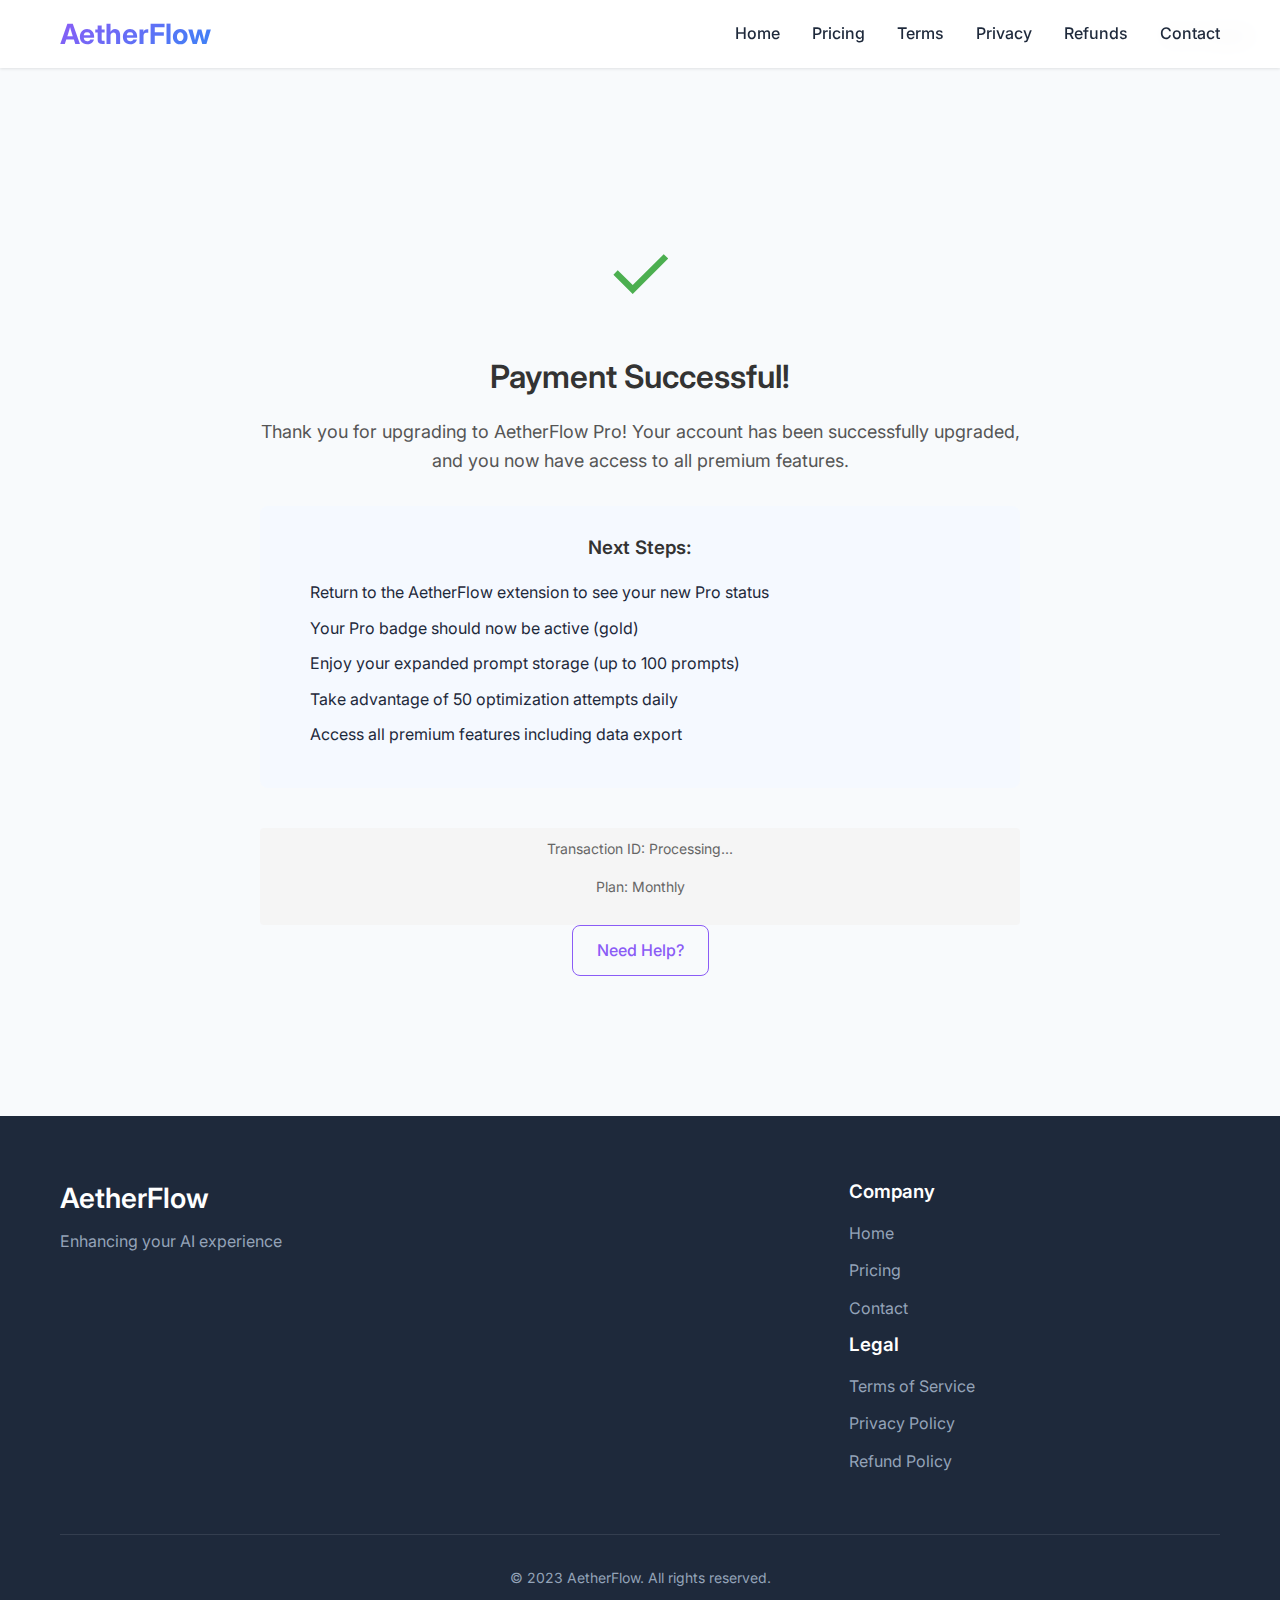
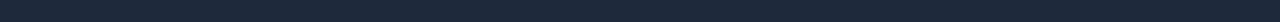
<file: success.html>
<!DOCTYPE html>
<html lang="en">
<head>
    <meta charset="UTF-8">
    <meta name="viewport" content="width=device-width, initial-scale=1.0">
    <title>Payment Successful - AetherFlow</title>
    <link rel="stylesheet" href="styles.css">
    <link rel="preconnect" href="https://fonts.googleapis.com">
    <link rel="preconnect" href="https://fonts.gstatic.com" crossorigin>
    <link href="https://fonts.googleapis.com/css2?family=Inter:wght@300;400;500;600;700&display=swap" rel="stylesheet">
    <style>
        .success-container {
            text-align: center;
            padding: 60px 20px;
            max-width: 800px;
            margin: 0 auto;
        }
        
        .success-icon {
            font-size: 80px;
            color: #4CAF50;
            margin-bottom: 20px;
        }
        
        .success-title {
            font-size: 32px;
            margin-bottom: 20px;
            color: #333;
        }
        
        .success-message {
            font-size: 18px;
            line-height: 1.6;
            margin-bottom: 30px;
            color: #555;
        }
        
        .next-steps {
            background: #f5f9ff;
            border-radius: 8px;
            padding: 30px;
            margin-bottom: 40px;
        }
        
        .next-steps h3 {
            margin-top: 0;
            margin-bottom: 20px;
            color: #333;
        }
        
        .next-steps ul {
            text-align: left;
            margin-left: 20px;
        }
        
        .next-steps li {
            margin-bottom: 10px;
        }
        
        .cta-buttons {
            display: flex;
            justify-content: center;
            gap: 20px;
            flex-wrap: wrap;
        }
        
        .language-switch {
            position: absolute;
            top: 20px;
            right: 20px;
            cursor: pointer;
            padding: 5px 10px;
            background: #f0f0f0;
            border-radius: 4px;
            font-size: 14px;
        }
        
        .transaction-info {
            margin-top: 20px;
            padding: 10px;
            background: #f5f5f5;
            border-radius: 4px;
            font-size: 14px;
            color: #666;
        }
    </style>
</head>
<body>
    <header>
        <div class="container">
            <div class="logo">
                <h1>AetherFlow</h1>
            </div>
            <nav>
                <ul>
                    <li><a href="index.html">Home</a></li>
                    <li><a href="pricing.html">Pricing</a></li>
                    <li><a href="terms-of-service.html">Terms</a></li>
                    <li><a href="privacy-policy.html">Privacy</a></li>
                    <li><a href="refund-policy.html">Refunds</a></li>
                    <li><a href="contact.html">Contact</a></li>
                </ul>
            </nav>
        </div>
    </header>

    <div class="language-switch" onclick="toggleLanguage()">中文 / English</div>

    <section class="success-section">
        <div class="container">
            <div class="success-container">
                <div class="success-icon">✓</div>
                <h1 class="success-title en">Payment Successful!</h1>
                <h1 class="success-title zh" style="display:none;">支付成功！</h1>
                
                <p class="success-message en">
                    Thank you for upgrading to AetherFlow Pro! Your account has been successfully upgraded, and you now have access to all premium features.
                </p>
                <p class="success-message zh" style="display:none;">
                    感谢您升级到AetherFlow专业版！您的账户已成功升级，现在您可以使用所有高级功能。
                </p>
                
                <div class="next-steps">
                    <h3 class="en">Next Steps:</h3>
                    <h3 class="zh" style="display:none;">后续步骤：</h3>
                    
                    <ul class="en">
                        <li>Return to the AetherFlow extension to see your new Pro status</li>
                        <li>Your Pro badge should now be active (gold)</li>
                        <li>Enjoy your expanded prompt storage (up to 100 prompts)</li>
                        <li>Take advantage of 50 optimization attempts daily</li>
                        <li>Access all premium features including data export</li>
                    </ul>
                    
                    <ul class="zh" style="display:none;">
                        <li>返回AetherFlow扩展程序查看您的专业版状态</li>
                        <li>您的专业版徽章现在应该已激活（金色）</li>
                        <li>享受扩展的提示词存储空间（最多100个提示词）</li>
                        <li>每天可使用50次优化尝试</li>
                        <li>使用所有高级功能，包括数据导出</li>
                    </ul>
                </div>
                
                <div class="transaction-info">
                    <p class="en">Transaction ID: <span id="transaction-id">Processing...</span></p>
                    <p class="zh" style="display:none;">交易ID：<span id="transaction-id-zh">处理中...</span></p>
                    <p class="en">Plan: <span id="plan-type">Monthly</span></p>
                    <p class="zh" style="display:none;">方案：<span id="plan-type-zh">月度</span></p>
                </div>
                
                <div class="cta-buttons">
                    
                    <a href="contact.html" class="btn btn-outline en">Need Help?</a>
                    <a href="contact.html" class="btn btn-outline zh" style="display:none;">需要帮助？</a>
                </div>
            </div>
        </div>
    </section>

    <footer>
        <div class="container">
            <div class="footer-content">
                <div class="footer-logo">
                    <h2>AetherFlow</h2>
                    <p>Enhancing your AI experience</p>
                </div>
                <div class="footer-links">
                    <div class="footer-links-section">
                        <h3>Company</h3>
                        <ul>
                            <li><a href="index.html">Home</a></li>
                            <li><a href="pricing.html">Pricing</a></li>
                            <li><a href="contact.html">Contact</a></li>
                        </ul>
                    </div>
                    <div class="footer-links-section">
                        <h3>Legal</h3>
                        <ul>
                            <li><a href="terms-of-service.html">Terms of Service</a></li>
                            <li><a href="privacy-policy.html">Privacy Policy</a></li>
                            <li><a href="refund-policy.html">Refund Policy</a></li>
                        </ul>
                    </div>
                </div>
            </div>
            <div class="footer-bottom">
                <p>&copy; 2023 AetherFlow. All rights reserved.</p>
            </div>
        </div>
    </footer>

    <script>
        // 切换语言
        function toggleLanguage() {
            const enElements = document.querySelectorAll('.en');
            const zhElements = document.querySelectorAll('.zh');
            
            enElements.forEach(el => {
                el.style.display = el.style.display === 'none' ? 'block' : 'none';
            });
            
            zhElements.forEach(el => {
                el.style.display = el.style.display === 'none' ? 'block' : 'none';
            });
            
            // 保存语言偏好
            const currentLang = document.querySelector('.en').style.display === 'none' ? 'zh' : 'en';
            localStorage.setItem('aetherflow_language', currentLang);
        }
        
        // 应用保存的语言偏好
        function applyLanguagePreference() {
            const savedLang = localStorage.getItem('aetherflow_language');
            if (savedLang === 'zh') {
                toggleLanguage();
            }
        }
        
        // 处理支付成功数据
        document.addEventListener('DOMContentLoaded', function() {
            // 应用保存的语言偏好
            applyLanguagePreference();
            
            // 初始化Firebase
            if (typeof firebase !== 'undefined') {
                // 配置并初始化Firebase
                const firebaseConfig = {
                    apiKey: "AIzaSyCulWQxvrzxDOLGOxzi2ngj9n0DwzvqJFw",
                    authDomain: "aetherflow-b6459.firebaseapp.com",
                    projectId: "aetherflow-b6459",
                    storageBucket: "aetherflow-b6459.firebasestorage.app",
                    messagingSenderId: "423266303314",
                    appId: "1:423266303314:web:9cbf8adb847f043bd34e8b",
                    measurementId: "G-ZD5E2WY22N"
                };
                
                if (!firebase.apps.length) {
                    firebase.initializeApp(firebaseConfig);
                }
                
                // 监听认证状态变化
                firebase.auth().onAuthStateChanged(function(user) {
                    if (user) {
                        console.log('已登录用户:', user.email);
                    } else {
                        console.log('用户未登录');
                    }
                });
            }
            
            // 解析URL参数
            const urlParams = new URLSearchParams(window.location.search);
            const checkoutId = urlParams.get('checkout');
            const planType = urlParams.get('plan');
            const envParam = urlParams.get('env');
            
            // 判断环境
            const isSandbox = envParam === 'sandbox' || 
                            envParam === 'test' || 
                            localStorage.getItem('aetherflow_env') === 'sandbox';
            
            // 如果是沙盒环境，显示相应标识
            if (isSandbox) {
                const envIndicator = document.createElement('div');
                envIndicator.style.position = 'fixed';
                envIndicator.style.bottom = '10px';
                envIndicator.style.left = '10px';
                envIndicator.style.padding = '5px 10px';
                envIndicator.style.backgroundColor = 'rgba(255, 0, 0, 0.2)';
                envIndicator.style.color = '#900';
                envIndicator.style.borderRadius = '4px';
                envIndicator.style.fontSize = '12px';
                envIndicator.style.zIndex = '9999';
                envIndicator.textContent = 'SANDBOX PAYMENT';
                document.body.appendChild(envIndicator);
                
                // 记录环境
                localStorage.setItem('aetherflow_env', 'sandbox');
            }
            
            // 如果有结账参数，使用它们进行验证
            if (checkoutId) {
                console.log('Checkout ID:', checkoutId);
                console.log('Plan Type:', planType);
                console.log('Environment:', isSandbox ? 'SANDBOX' : 'PRODUCTION');
                
                // 更新交易ID显示
                const transactionElements = [
                    document.getElementById('transaction-id'),
                    document.getElementById('transaction-id-zh')
                ];
                
                transactionElements.forEach(element => {
                    if (element) {
                        element.textContent = checkoutId;
                    }
                });
                
                // 更新计划类型显示
                const planElement = document.getElementById('plan-type');
                const planElementZh = document.getElementById('plan-type-zh');
                
                if (planType === 'annual') {
                    if (planElement) planElement.textContent = 'Annual';
                    if (planElementZh) planElementZh.textContent = '年度';
                } else {
                    if (planElement) planElement.textContent = 'Monthly';
                    if (planElementZh) planElementZh.textContent = '月度';
                }
                
                // 尝试与扩展通信，更新会员状态
                communicateWithExtension(checkoutId, planType);
                
                // 保存到localStorage作为备份
                localStorage.setItem('aetherflow_payment_success', 'true');
                localStorage.setItem('aetherflow_checkout_id', checkoutId);
                localStorage.setItem('aetherflow_plan_type', planType || 'monthly');
            }
            
            // 更新打开AetherFlow按钮，使用当前的扩展ID
            updateExtensionButtons();
        });
        
        // 尝试与扩展通信，通知支付成功
        function communicateWithExtension(checkoutId, planType) {
            try {
                // 确保 Firebase 已经初始化
                if (typeof firebase === 'undefined' || !firebase.auth) {
                    console.error('Firebase未初始化，无法验证用户');
                    updateStatusMessage('认证服务不可用，请重新打开扩展检查会员状态');
                    
                    // 保存到localStorage作为备份
                    savePaymentDataToLocalStorage(checkoutId, planType);
                    return;
                }
                
                // 获取当前用户
                const currentUser = firebase.auth().currentUser;
                if (!currentUser) {
                    console.log('用户未登录，尝试从localStorage恢复用户信息');
                    const storedUser = localStorage.getItem('aetherflow_user');
                    
                    if (storedUser) {
                        try {
                            const userData = JSON.parse(storedUser);
                            console.log('从localStorage获取用户信息:', userData);
                            sendMessageToExtension(checkoutId, planType, userData);
                        } catch (e) {
                            console.error('解析存储的用户信息失败:', e);
                            updateStatusMessage('无法获取用户信息，请在扩展中登录后检查会员状态');
                            savePaymentDataToLocalStorage(checkoutId, planType);
                        }
                    } else {
                        console.log('未找到用户信息，保存支付数据等待稍后处理');
                        updateStatusMessage('未检测到登录状态，请在扩展中登录后会员状态将自动更新');
                        savePaymentDataToLocalStorage(checkoutId, planType);
                    }
                    return;
                }
                
                // 用户已登录，发送消息
                sendMessageToExtension(checkoutId, planType, {
                    uid: currentUser.uid,
                    email: currentUser.email,
                    displayName: currentUser.displayName
                });
            } catch (error) {
                console.error('与扩展通信失败:', error);
                updateStatusMessage('与扩展通信失败，请稍后在扩展中检查会员状态');
                savePaymentDataToLocalStorage(checkoutId, planType);
            }
        }
        
        // 向扩展发送消息
        function sendMessageToExtension(checkoutId, planType, userData) {
            // 获取环境
            const urlParams = new URLSearchParams(window.location.search);
            const envParam = urlParams.get('env');
            const environment = envParam || localStorage.getItem('aetherflow_env') || 'production';
            
            // 使用Chrome扩展消息机制
            const extensionId = 'ldpadjcdbfndeghcklogoppmbnmphbki'; // 正式扩展ID
            
            // 准备消息数据
            const messageData = {
                type: 'PAYMENT_SUCCESS',
                checkoutId: checkoutId,
                planType: planType || 'monthly',
                environment: environment,
                timestamp: Date.now(),
                user: userData // 包含用户信息
            };
            
            console.log('发送消息到扩展:', messageData);
            
            // 尝试发送消息到扩展
            if (typeof chrome !== 'undefined' && chrome.runtime) {
                chrome.runtime.sendMessage(extensionId, messageData, function(response) {
                    if (chrome.runtime.lastError) {
                        console.log('发送消息到扩展失败:', chrome.runtime.lastError);
                        updateStatusMessage('与扩展通信失败，请稍后在扩展中检查会员状态');
                        savePaymentDataToLocalStorage(checkoutId, planType);
                    } else if (response && response.success) {
                        console.log('成功与扩展通信:', response);
                        updateStatusMessage('支付成功！会员状态已更新');
                        // 成功后可以清除本地存储的支付数据
                        clearSavedPaymentData();
                    } else {
                        console.log('扩展返回错误:', response);
                        const errorMessage = response?.error === 'USER_NOT_AUTHENTICATED' 
                            ? '用户未登录，请在扩展中登录后会员状态将自动更新'
                            : '更新会员状态失败，请在扩展中检查';
                        updateStatusMessage(errorMessage);
                        savePaymentDataToLocalStorage(checkoutId, planType);
                    }
                });
            } else {
                console.log('Chrome API不可用，保存到localStorage等待稍后处理');
                updateStatusMessage('浏览器扩展无法访问，请打开扩展继续');
                savePaymentDataToLocalStorage(checkoutId, planType);
            }
        }
        
        // 保存支付数据到本地存储
        function savePaymentDataToLocalStorage(checkoutId, planType) {
            localStorage.setItem('aetherflow_payment_success', 'true');
            localStorage.setItem('aetherflow_checkout_id', checkoutId);
            localStorage.setItem('aetherflow_plan_type', planType || 'monthly');
            console.log('支付数据已保存到本地存储，扩展启动时将检查并处理');
        }
        
        // 清除本地存储的支付数据
        function clearSavedPaymentData() {
            localStorage.removeItem('aetherflow_payment_success');
            localStorage.removeItem('aetherflow_checkout_id');
            localStorage.removeItem('aetherflow_plan_type');
            console.log('本地存储的支付数据已清除');
        }
        
        // 更新状态消息
        function updateStatusMessage(message) {
            const statusElement = document.getElementById('status');
            const statusElementZh = document.querySelector('.success-message.zh');
            
            if (statusElement) {
                statusElement.textContent = message;
            }
            
            if (statusElementZh) {
                statusElementZh.textContent = message;
            }
        }
        
        // 更新扩展按钮的URL
        function updateExtensionButtons() {
            const extensionButtons = [
                document.getElementById('open-extension-btn'),
                document.getElementById('open-extension-btn-zh')
            ];
            
            extensionButtons.forEach(button => {
                if (button) {
                    // 为按钮添加点击事件处理
                    button.addEventListener('click', function(e) {
                        // 如果按钮URL不是扩展URL，阻止默认行为
                        if (!button.href.includes('chrome-extension://')) {
                            e.preventDefault();
                            // 在新标签打开Chrome商店页面
                            window.open('https://chrome.google.com/webstore/detail/aetherflow/ldpadjcdbfndeghcklogoppmbnmphbki', '_blank');
                        }
                    });
                }
            });
        }
    </script>
</body>
</html>
</file>
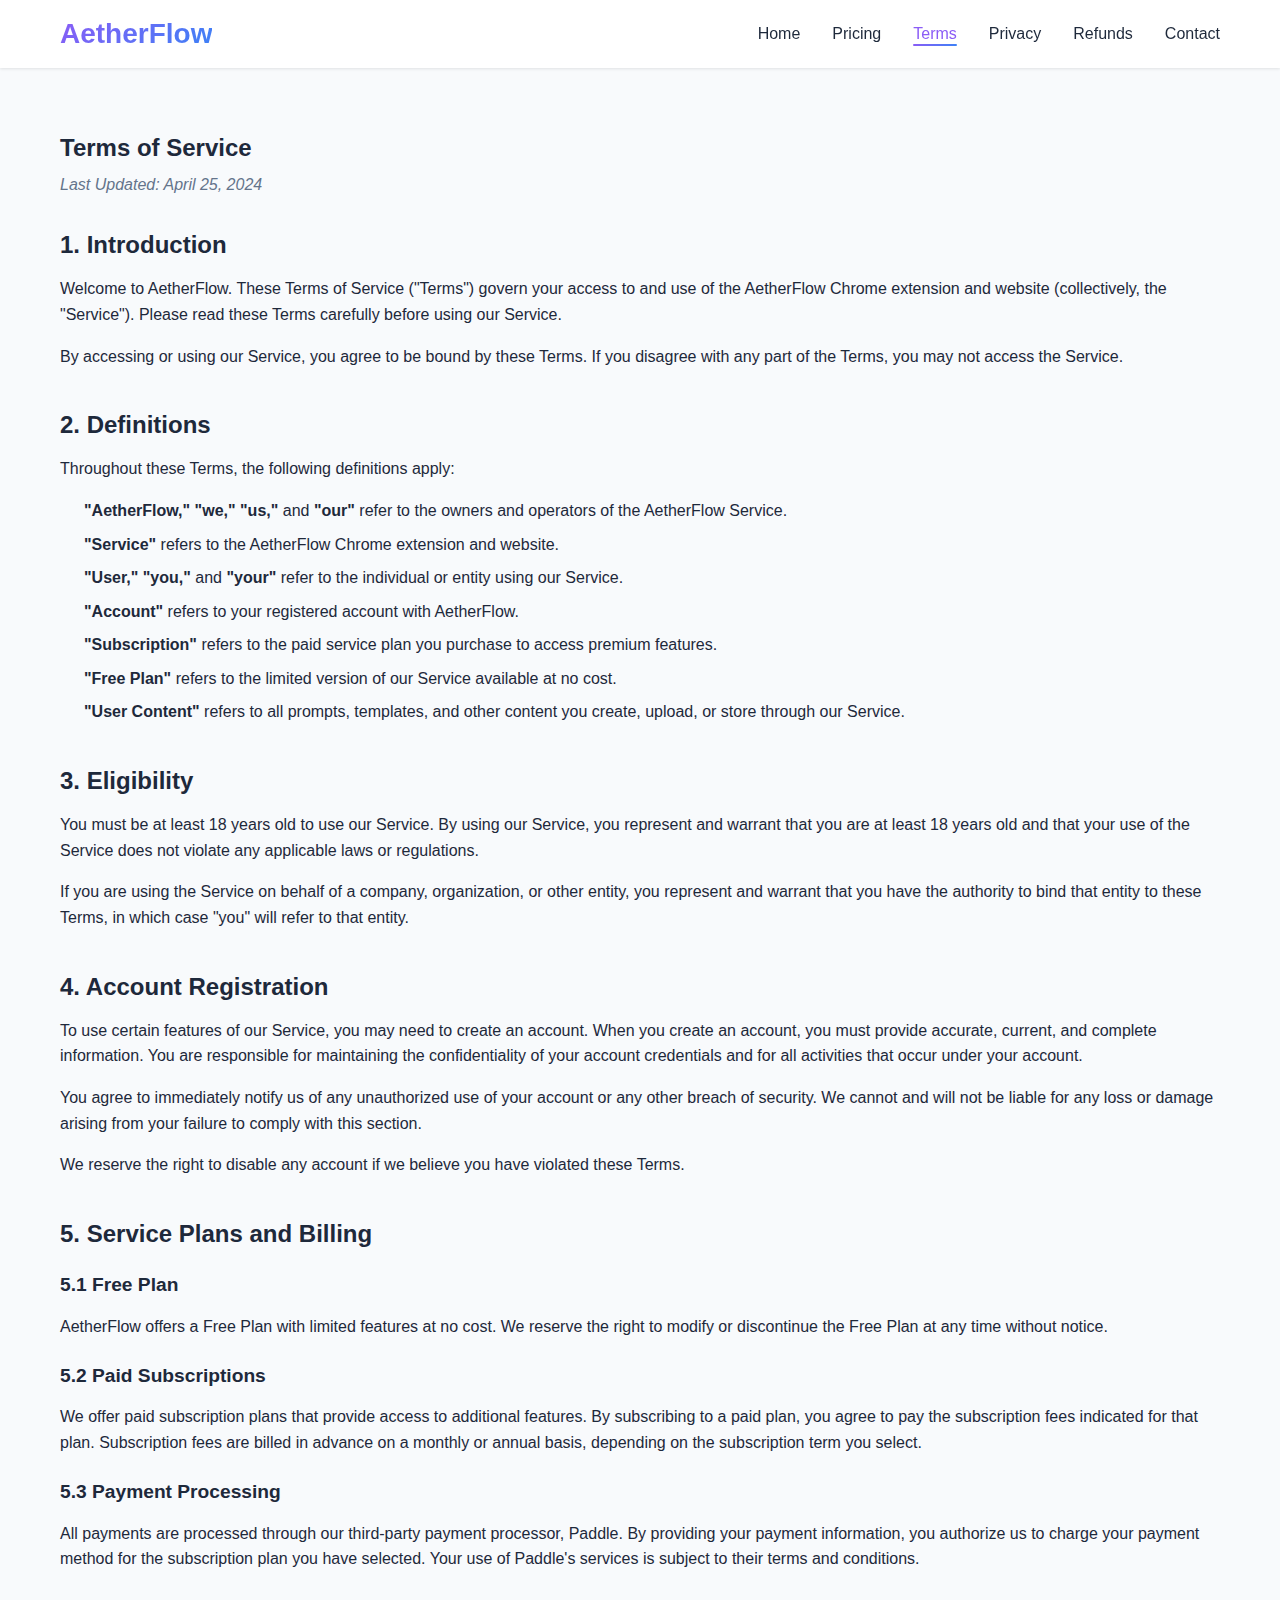
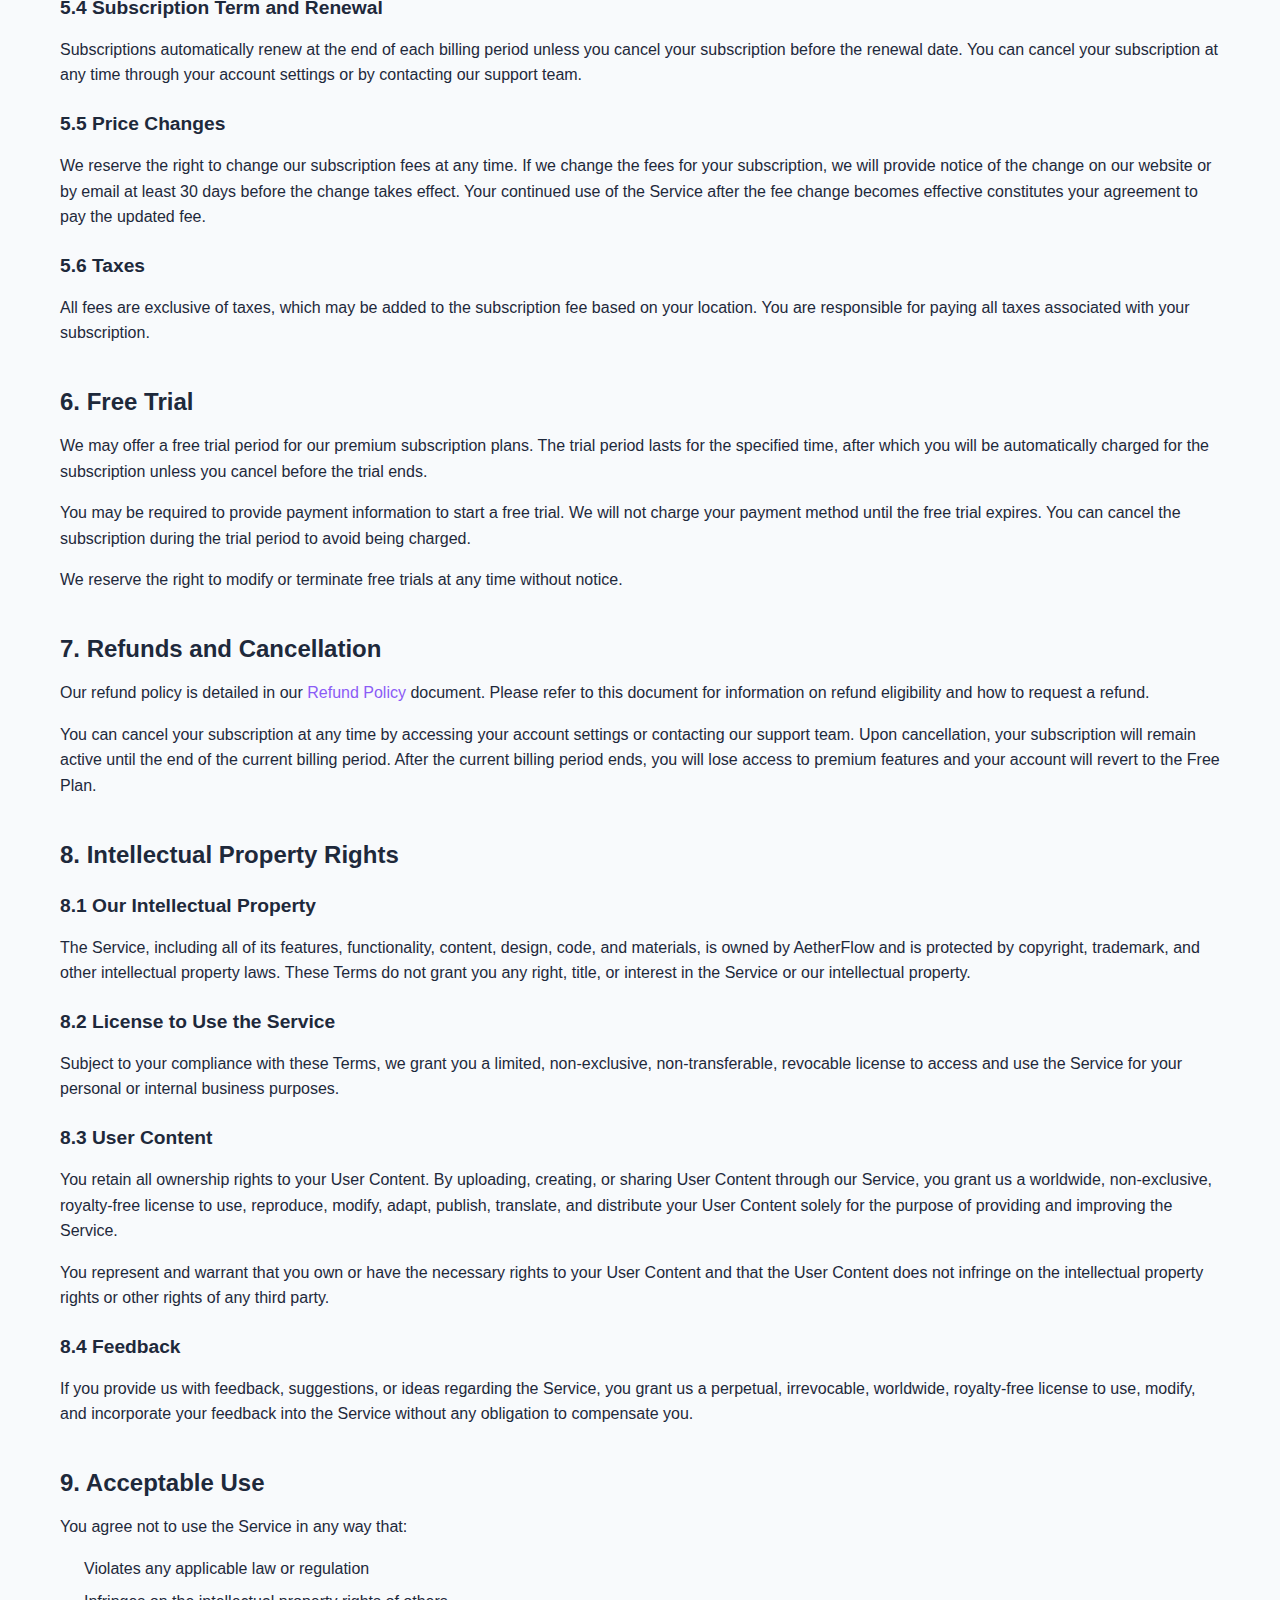
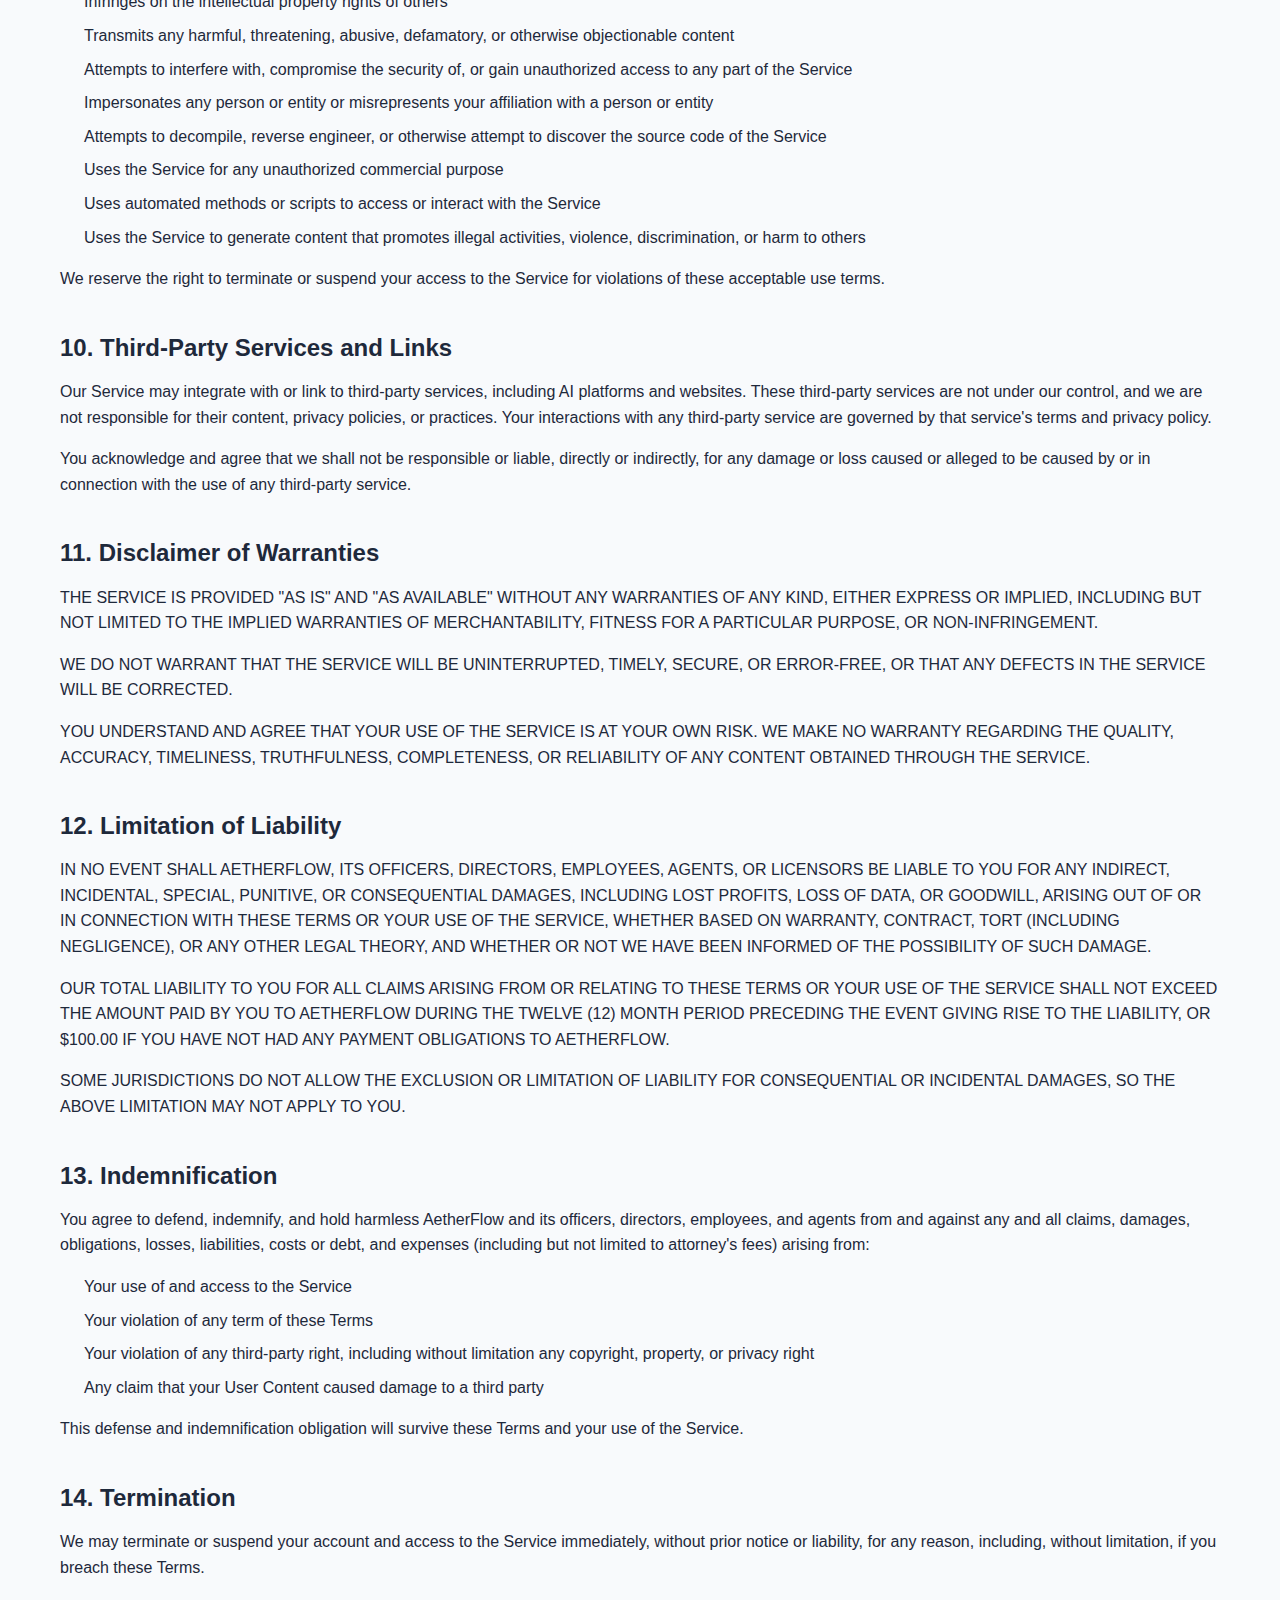
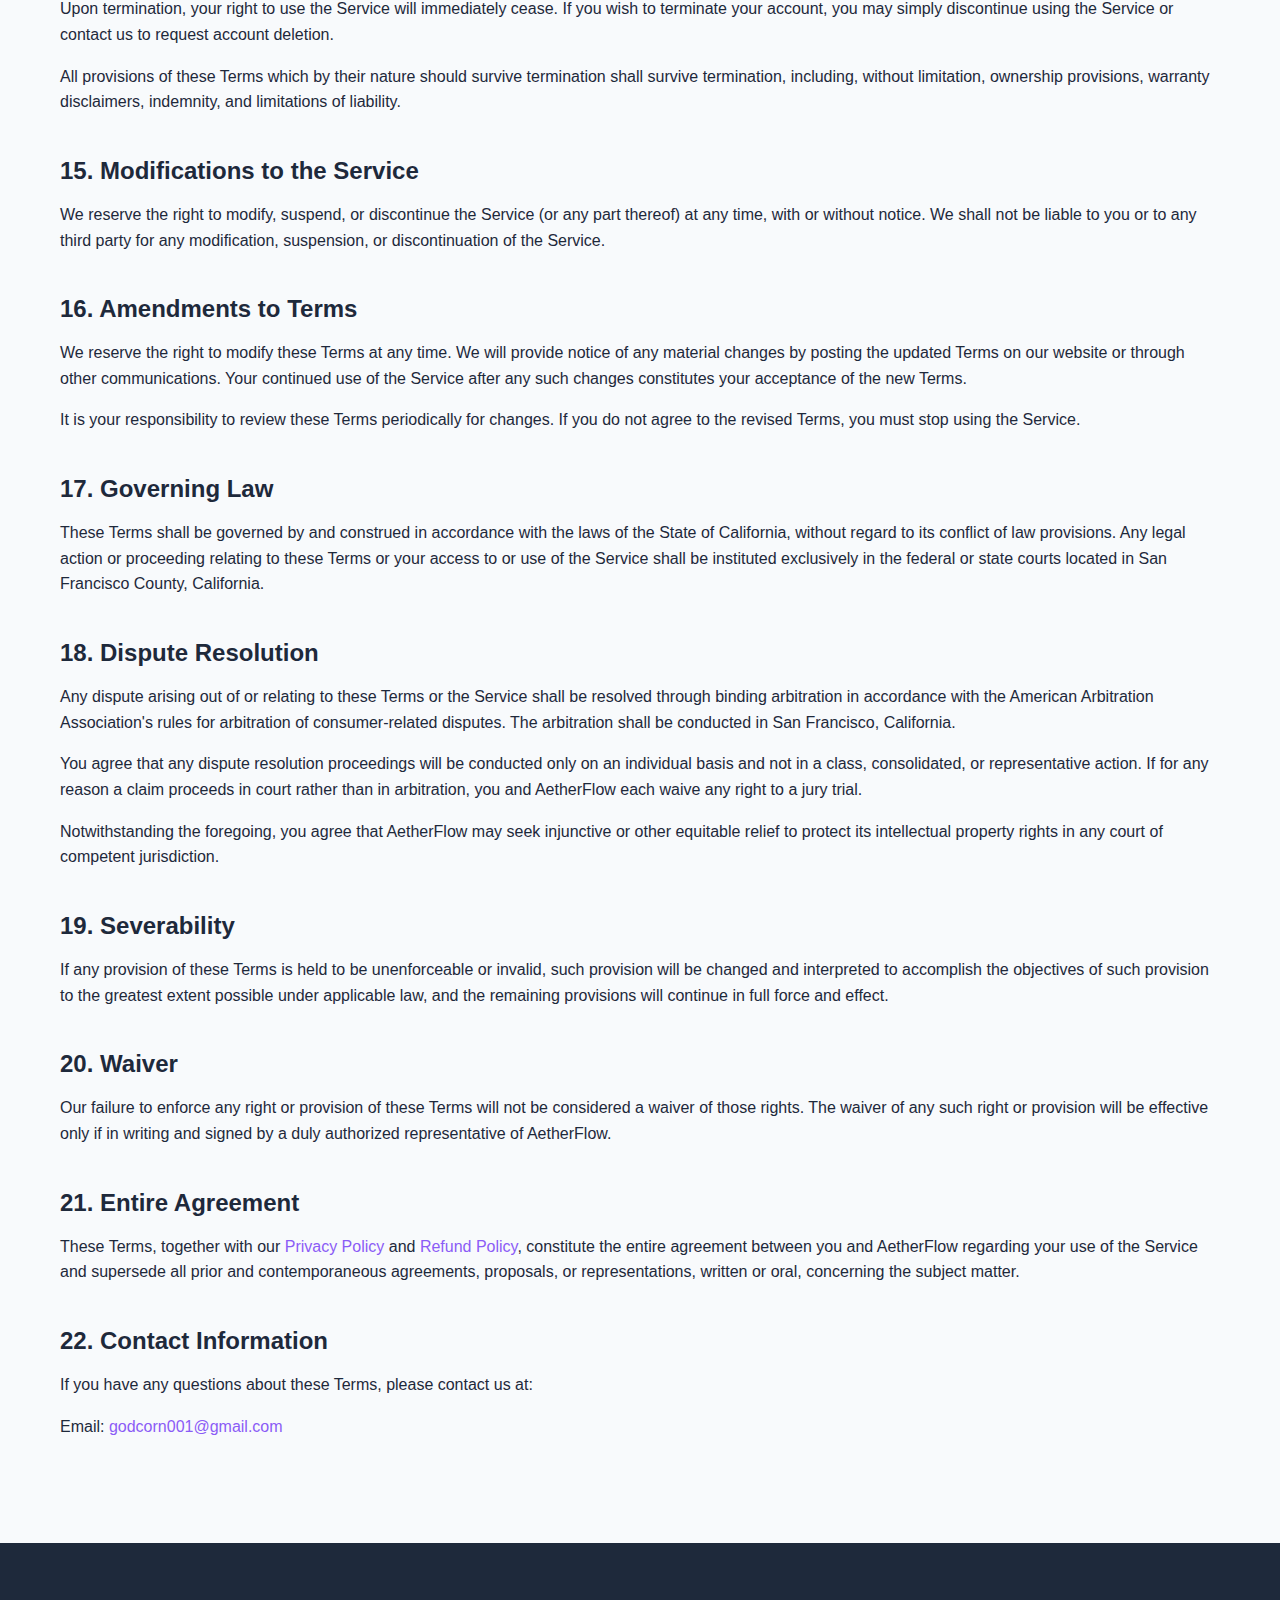
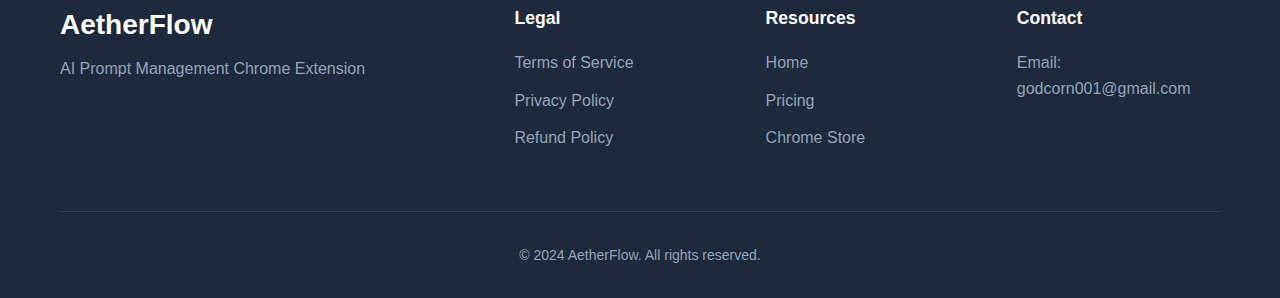
<file: terms-of-service.html>
<!DOCTYPE html>
<html lang="en">
<head>
    <meta charset="UTF-8">
    <meta name="viewport" content="width=device-width, initial-scale=1.0">
    <title>AetherFlow - Terms of Service</title>
    <link rel="stylesheet" href="styles.css">
</head>
<body>
    <header>
        <div class="container">
            <div class="logo">
                <h1>AetherFlow</h1>
            </div>
            <nav>
                <ul>
                    <li><a href="index.html">Home</a></li>
                    <li><a href="pricing.html">Pricing</a></li>
                    <li><a href="terms-of-service.html" class="active">Terms</a></li>
                    <li><a href="privacy-policy.html">Privacy</a></li>
                    <li><a href="refund-policy.html">Refunds</a></li>
                    <li><a href="contact.html">Contact</a></li>
                </ul>
            </nav>
        </div>
    </header>

    <section class="legal-content">
        <div class="container">
            <h2>Terms of Service</h2>
            <p class="last-updated">Last Updated: April 25, 2024</p>

            <div class="policy-section">
                <h3>1. Introduction</h3>
                <p>Welcome to AetherFlow. These Terms of Service ("Terms") govern your access to and use of the AetherFlow Chrome extension and website (collectively, the "Service"). Please read these Terms carefully before using our Service.</p>
                <p>By accessing or using our Service, you agree to be bound by these Terms. If you disagree with any part of the Terms, you may not access the Service.</p>
            </div>

            <div class="policy-section">
                <h3>2. Definitions</h3>
                <p>Throughout these Terms, the following definitions apply:</p>
                <ul>
                    <li><strong>"AetherFlow,"</strong> <strong>"we,"</strong> <strong>"us,"</strong> and <strong>"our"</strong> refer to the owners and operators of the AetherFlow Service.</li>
                    <li><strong>"Service"</strong> refers to the AetherFlow Chrome extension and website.</li>
                    <li><strong>"User,"</strong> <strong>"you,"</strong> and <strong>"your"</strong> refer to the individual or entity using our Service.</li>
                    <li><strong>"Account"</strong> refers to your registered account with AetherFlow.</li>
                    <li><strong>"Subscription"</strong> refers to the paid service plan you purchase to access premium features.</li>
                    <li><strong>"Free Plan"</strong> refers to the limited version of our Service available at no cost.</li>
                    <li><strong>"User Content"</strong> refers to all prompts, templates, and other content you create, upload, or store through our Service.</li>
                </ul>
            </div>

            <div class="policy-section">
                <h3>3. Eligibility</h3>
                <p>You must be at least 18 years old to use our Service. By using our Service, you represent and warrant that you are at least 18 years old and that your use of the Service does not violate any applicable laws or regulations.</p>
                <p>If you are using the Service on behalf of a company, organization, or other entity, you represent and warrant that you have the authority to bind that entity to these Terms, in which case "you" will refer to that entity.</p>
            </div>

            <div class="policy-section">
                <h3>4. Account Registration</h3>
                <p>To use certain features of our Service, you may need to create an account. When you create an account, you must provide accurate, current, and complete information. You are responsible for maintaining the confidentiality of your account credentials and for all activities that occur under your account.</p>
                <p>You agree to immediately notify us of any unauthorized use of your account or any other breach of security. We cannot and will not be liable for any loss or damage arising from your failure to comply with this section.</p>
                <p>We reserve the right to disable any account if we believe you have violated these Terms.</p>
            </div>

            <div class="policy-section">
                <h3>5. Service Plans and Billing</h3>
                
                <h4>5.1 Free Plan</h4>
                <p>AetherFlow offers a Free Plan with limited features at no cost. We reserve the right to modify or discontinue the Free Plan at any time without notice.</p>
                
                <h4>5.2 Paid Subscriptions</h4>
                <p>We offer paid subscription plans that provide access to additional features. By subscribing to a paid plan, you agree to pay the subscription fees indicated for that plan. Subscription fees are billed in advance on a monthly or annual basis, depending on the subscription term you select.</p>
                
                <h4>5.3 Payment Processing</h4>
                <p>All payments are processed through our third-party payment processor, Paddle. By providing your payment information, you authorize us to charge your payment method for the subscription plan you have selected. Your use of Paddle's services is subject to their terms and conditions.</p>
                
                <h4>5.4 Subscription Term and Renewal</h4>
                <p>Subscriptions automatically renew at the end of each billing period unless you cancel your subscription before the renewal date. You can cancel your subscription at any time through your account settings or by contacting our support team.</p>
                
                <h4>5.5 Price Changes</h4>
                <p>We reserve the right to change our subscription fees at any time. If we change the fees for your subscription, we will provide notice of the change on our website or by email at least 30 days before the change takes effect. Your continued use of the Service after the fee change becomes effective constitutes your agreement to pay the updated fee.</p>
                
                <h4>5.6 Taxes</h4>
                <p>All fees are exclusive of taxes, which may be added to the subscription fee based on your location. You are responsible for paying all taxes associated with your subscription.</p>
            </div>

            <div class="policy-section">
                <h3>6. Free Trial</h3>
                <p>We may offer a free trial period for our premium subscription plans. The trial period lasts for the specified time, after which you will be automatically charged for the subscription unless you cancel before the trial ends.</p>
                <p>You may be required to provide payment information to start a free trial. We will not charge your payment method until the free trial expires. You can cancel the subscription during the trial period to avoid being charged.</p>
                <p>We reserve the right to modify or terminate free trials at any time without notice.</p>
            </div>

            <div class="policy-section">
                <h3>7. Refunds and Cancellation</h3>
                <p>Our refund policy is detailed in our <a href="refund-policy.html">Refund Policy</a> document. Please refer to this document for information on refund eligibility and how to request a refund.</p>
                <p>You can cancel your subscription at any time by accessing your account settings or contacting our support team. Upon cancellation, your subscription will remain active until the end of the current billing period. After the current billing period ends, you will lose access to premium features and your account will revert to the Free Plan.</p>
            </div>

            <div class="policy-section">
                <h3>8. Intellectual Property Rights</h3>
                
                <h4>8.1 Our Intellectual Property</h4>
                <p>The Service, including all of its features, functionality, content, design, code, and materials, is owned by AetherFlow and is protected by copyright, trademark, and other intellectual property laws. These Terms do not grant you any right, title, or interest in the Service or our intellectual property.</p>
                
                <h4>8.2 License to Use the Service</h4>
                <p>Subject to your compliance with these Terms, we grant you a limited, non-exclusive, non-transferable, revocable license to access and use the Service for your personal or internal business purposes.</p>
                
                <h4>8.3 User Content</h4>
                <p>You retain all ownership rights to your User Content. By uploading, creating, or sharing User Content through our Service, you grant us a worldwide, non-exclusive, royalty-free license to use, reproduce, modify, adapt, publish, translate, and distribute your User Content solely for the purpose of providing and improving the Service.</p>
                <p>You represent and warrant that you own or have the necessary rights to your User Content and that the User Content does not infringe on the intellectual property rights or other rights of any third party.</p>
                
                <h4>8.4 Feedback</h4>
                <p>If you provide us with feedback, suggestions, or ideas regarding the Service, you grant us a perpetual, irrevocable, worldwide, royalty-free license to use, modify, and incorporate your feedback into the Service without any obligation to compensate you.</p>
            </div>

            <div class="policy-section">
                <h3>9. Acceptable Use</h3>
                <p>You agree not to use the Service in any way that:</p>
                <ul>
                    <li>Violates any applicable law or regulation</li>
                    <li>Infringes on the intellectual property rights of others</li>
                    <li>Transmits any harmful, threatening, abusive, defamatory, or otherwise objectionable content</li>
                    <li>Attempts to interfere with, compromise the security of, or gain unauthorized access to any part of the Service</li>
                    <li>Impersonates any person or entity or misrepresents your affiliation with a person or entity</li>
                    <li>Attempts to decompile, reverse engineer, or otherwise attempt to discover the source code of the Service</li>
                    <li>Uses the Service for any unauthorized commercial purpose</li>
                    <li>Uses automated methods or scripts to access or interact with the Service</li>
                    <li>Uses the Service to generate content that promotes illegal activities, violence, discrimination, or harm to others</li>
                </ul>
                <p>We reserve the right to terminate or suspend your access to the Service for violations of these acceptable use terms.</p>
            </div>

            <div class="policy-section">
                <h3>10. Third-Party Services and Links</h3>
                <p>Our Service may integrate with or link to third-party services, including AI platforms and websites. These third-party services are not under our control, and we are not responsible for their content, privacy policies, or practices. Your interactions with any third-party service are governed by that service's terms and privacy policy.</p>
                <p>You acknowledge and agree that we shall not be responsible or liable, directly or indirectly, for any damage or loss caused or alleged to be caused by or in connection with the use of any third-party service.</p>
            </div>

            <div class="policy-section">
                <h3>11. Disclaimer of Warranties</h3>
                <p>THE SERVICE IS PROVIDED "AS IS" AND "AS AVAILABLE" WITHOUT ANY WARRANTIES OF ANY KIND, EITHER EXPRESS OR IMPLIED, INCLUDING BUT NOT LIMITED TO THE IMPLIED WARRANTIES OF MERCHANTABILITY, FITNESS FOR A PARTICULAR PURPOSE, OR NON-INFRINGEMENT.</p>
                <p>WE DO NOT WARRANT THAT THE SERVICE WILL BE UNINTERRUPTED, TIMELY, SECURE, OR ERROR-FREE, OR THAT ANY DEFECTS IN THE SERVICE WILL BE CORRECTED.</p>
                <p>YOU UNDERSTAND AND AGREE THAT YOUR USE OF THE SERVICE IS AT YOUR OWN RISK. WE MAKE NO WARRANTY REGARDING THE QUALITY, ACCURACY, TIMELINESS, TRUTHFULNESS, COMPLETENESS, OR RELIABILITY OF ANY CONTENT OBTAINED THROUGH THE SERVICE.</p>
            </div>

            <div class="policy-section">
                <h3>12. Limitation of Liability</h3>
                <p>IN NO EVENT SHALL AETHERFLOW, ITS OFFICERS, DIRECTORS, EMPLOYEES, AGENTS, OR LICENSORS BE LIABLE TO YOU FOR ANY INDIRECT, INCIDENTAL, SPECIAL, PUNITIVE, OR CONSEQUENTIAL DAMAGES, INCLUDING LOST PROFITS, LOSS OF DATA, OR GOODWILL, ARISING OUT OF OR IN CONNECTION WITH THESE TERMS OR YOUR USE OF THE SERVICE, WHETHER BASED ON WARRANTY, CONTRACT, TORT (INCLUDING NEGLIGENCE), OR ANY OTHER LEGAL THEORY, AND WHETHER OR NOT WE HAVE BEEN INFORMED OF THE POSSIBILITY OF SUCH DAMAGE.</p>
                <p>OUR TOTAL LIABILITY TO YOU FOR ALL CLAIMS ARISING FROM OR RELATING TO THESE TERMS OR YOUR USE OF THE SERVICE SHALL NOT EXCEED THE AMOUNT PAID BY YOU TO AETHERFLOW DURING THE TWELVE (12) MONTH PERIOD PRECEDING THE EVENT GIVING RISE TO THE LIABILITY, OR $100.00 IF YOU HAVE NOT HAD ANY PAYMENT OBLIGATIONS TO AETHERFLOW.</p>
                <p>SOME JURISDICTIONS DO NOT ALLOW THE EXCLUSION OR LIMITATION OF LIABILITY FOR CONSEQUENTIAL OR INCIDENTAL DAMAGES, SO THE ABOVE LIMITATION MAY NOT APPLY TO YOU.</p>
            </div>

            <div class="policy-section">
                <h3>13. Indemnification</h3>
                <p>You agree to defend, indemnify, and hold harmless AetherFlow and its officers, directors, employees, and agents from and against any and all claims, damages, obligations, losses, liabilities, costs or debt, and expenses (including but not limited to attorney's fees) arising from:</p>
                <ul>
                    <li>Your use of and access to the Service</li>
                    <li>Your violation of any term of these Terms</li>
                    <li>Your violation of any third-party right, including without limitation any copyright, property, or privacy right</li>
                    <li>Any claim that your User Content caused damage to a third party</li>
                </ul>
                <p>This defense and indemnification obligation will survive these Terms and your use of the Service.</p>
            </div>

            <div class="policy-section">
                <h3>14. Termination</h3>
                <p>We may terminate or suspend your account and access to the Service immediately, without prior notice or liability, for any reason, including, without limitation, if you breach these Terms.</p>
                <p>Upon termination, your right to use the Service will immediately cease. If you wish to terminate your account, you may simply discontinue using the Service or contact us to request account deletion.</p>
                <p>All provisions of these Terms which by their nature should survive termination shall survive termination, including, without limitation, ownership provisions, warranty disclaimers, indemnity, and limitations of liability.</p>
            </div>

            <div class="policy-section">
                <h3>15. Modifications to the Service</h3>
                <p>We reserve the right to modify, suspend, or discontinue the Service (or any part thereof) at any time, with or without notice. We shall not be liable to you or to any third party for any modification, suspension, or discontinuation of the Service.</p>
            </div>

            <div class="policy-section">
                <h3>16. Amendments to Terms</h3>
                <p>We reserve the right to modify these Terms at any time. We will provide notice of any material changes by posting the updated Terms on our website or through other communications. Your continued use of the Service after any such changes constitutes your acceptance of the new Terms.</p>
                <p>It is your responsibility to review these Terms periodically for changes. If you do not agree to the revised Terms, you must stop using the Service.</p>
            </div>

            <div class="policy-section">
                <h3>17. Governing Law</h3>
                <p>These Terms shall be governed by and construed in accordance with the laws of the State of California, without regard to its conflict of law provisions. Any legal action or proceeding relating to these Terms or your access to or use of the Service shall be instituted exclusively in the federal or state courts located in San Francisco County, California.</p>
            </div>

            <div class="policy-section">
                <h3>18. Dispute Resolution</h3>
                <p>Any dispute arising out of or relating to these Terms or the Service shall be resolved through binding arbitration in accordance with the American Arbitration Association's rules for arbitration of consumer-related disputes. The arbitration shall be conducted in San Francisco, California.</p>
                <p>You agree that any dispute resolution proceedings will be conducted only on an individual basis and not in a class, consolidated, or representative action. If for any reason a claim proceeds in court rather than in arbitration, you and AetherFlow each waive any right to a jury trial.</p>
                <p>Notwithstanding the foregoing, you agree that AetherFlow may seek injunctive or other equitable relief to protect its intellectual property rights in any court of competent jurisdiction.</p>
            </div>

            <div class="policy-section">
                <h3>19. Severability</h3>
                <p>If any provision of these Terms is held to be unenforceable or invalid, such provision will be changed and interpreted to accomplish the objectives of such provision to the greatest extent possible under applicable law, and the remaining provisions will continue in full force and effect.</p>
            </div>

            <div class="policy-section">
                <h3>20. Waiver</h3>
                <p>Our failure to enforce any right or provision of these Terms will not be considered a waiver of those rights. The waiver of any such right or provision will be effective only if in writing and signed by a duly authorized representative of AetherFlow.</p>
            </div>

            <div class="policy-section">
                <h3>21. Entire Agreement</h3>
                <p>These Terms, together with our <a href="privacy-policy.html">Privacy Policy</a> and <a href="refund-policy.html">Refund Policy</a>, constitute the entire agreement between you and AetherFlow regarding your use of the Service and supersede all prior and contemporaneous agreements, proposals, or representations, written or oral, concerning the subject matter.</p>
            </div>

            <div class="policy-section">
                <h3>22. Contact Information</h3>
                <p>If you have any questions about these Terms, please contact us at:</p>
                <p>Email: <a href="mailto:godcorn001@gmail.com">godcorn001@gmail.com</a></p>
            </div>
        </div>
    </section>

    <footer>
        <div class="container">
            <div class="footer-content">
                <div class="footer-logo">
                    <h2>AetherFlow</h2>
                    <p>AI Prompt Management Chrome Extension</p>
                </div>
                <div class="footer-links">
                    <h4>Legal</h4>
                    <ul>
                        <li><a href="terms-of-service.html">Terms of Service</a></li>
                        <li><a href="privacy-policy.html">Privacy Policy</a></li>
                        <li><a href="refund-policy.html">Refund Policy</a></li>
                    </ul>
                </div>
                <div class="footer-links">
                    <h4>Resources</h4>
                    <ul>
                        <li><a href="index.html">Home</a></li>
                        <li><a href="pricing.html">Pricing</a></li>
                        <li><a href="https://chrome.google.com/webstore/detail/aetherflow/extension-id">Chrome Store</a></li>
                    </ul>
                </div>
                <div class="footer-contact">
                    <h4>Contact</h4>
                    <p>Email: godcorn001@gmail.com</p>
                </div>
            </div>
            <div class="footer-bottom">
                <p>&copy; 2024 AetherFlow. All rights reserved.</p>
            </div>
        </div>
    </footer>
</body>
</html>
</file>
<file: styles.css>
/* Global Styles */
:root {
    --primary: #8b5cf6;
    --primary-dark: #7c3aed;
    --primary-light: #a78bfa;
    --secondary: #3b82f6;
    --dark: #1e293b;
    --light: #f8fafc;
    --gray: #64748b;
    --gray-light: #94a3b8;
    --success: #10b981;
    --warning: #f59e0b;
    --error: #ef4444;
    --gradient-primary: linear-gradient(135deg, var(--primary) 0%, var(--secondary) 100%);
    --box-shadow: 0 10px 15px -3px rgba(0, 0, 0, 0.1), 0 4px 6px -2px rgba(0, 0, 0, 0.05);
    --box-shadow-lg: 0 20px 25px -5px rgba(0, 0, 0, 0.1), 0 10px 10px -5px rgba(0, 0, 0, 0.04);
    --border-radius: 8px;
    --border-radius-lg: 12px;
    --transition: all 0.3s ease;
}

* {
    margin: 0;
    padding: 0;
    box-sizing: border-box;
}

html {
    scroll-behavior: smooth;
}

body {
    font-family: 'Inter', -apple-system, BlinkMacSystemFont, 'Segoe UI', Roboto, Oxygen, Ubuntu, Cantarell, 'Open Sans', 'Helvetica Neue', sans-serif;
    line-height: 1.6;
    color: var(--dark);
    background-color: var(--light);
}

a {
    text-decoration: none;
    color: var(--primary);
    transition: var(--transition);
}

a:hover {
    color: var(--primary-dark);
}

ul {
    list-style: none;
}

img {
    max-width: 100%;
    height: auto;
}

.container {
    width: 100%;
    max-width: 1200px;
    margin: 0 auto;
    padding: 0 20px;
}

h1, h2, h3, h4, h5, h6 {
    line-height: 1.3;
    margin-bottom: 1rem;
    font-weight: 600;
}

p {
    margin-bottom: 1rem;
}

section {
    padding: 5rem 0;
}

/* Button Styles */
.btn {
    display: inline-block;
    padding: 0.75rem 1.5rem;
    border-radius: var(--border-radius);
    font-weight: 500;
    text-align: center;
    cursor: pointer;
    transition: var(--transition);
    border: none;
}

.btn-primary {
    background: var(--gradient-primary);
    color: white;
    box-shadow: 0 4px 6px rgba(139, 92, 246, 0.25);
}

.btn-primary:hover {
    transform: translateY(-2px);
    box-shadow: 0 6px 8px rgba(139, 92, 246, 0.35);
    color: white;
}

.btn-secondary {
    background-color: white;
    color: var(--primary);
    border: 1px solid var(--primary-light);
}

.btn-secondary:hover {
    background-color: var(--primary-light);
    color: white;
}

.btn-outline {
    background-color: transparent;
    color: var(--primary);
    border: 1px solid var(--primary);
}

.btn-outline:hover {
    background-color: var(--primary);
    color: white;
}

.btn-large {
    padding: 1rem 2rem;
    font-size: 1.1rem;
    font-weight: 600;
}

/* Header */
header {
    position: sticky;
    top: 0;
    background-color: rgba(255, 255, 255, 0.95);
    box-shadow: 0 1px 3px rgba(0, 0, 0, 0.1);
    z-index: 100;
    backdrop-filter: blur(10px);
    -webkit-backdrop-filter: blur(10px);
}

header .container {
    display: flex;
    justify-content: space-between;
    align-items: center;
    padding: 1rem 20px;
}

.logo h1 {
    font-size: 1.75rem;
    margin-bottom: 0;
    background: var(--gradient-primary);
    -webkit-background-clip: text;
    background-clip: text;
    color: transparent;
    font-weight: 700;
}

nav ul {
    display: flex;
    gap: 2rem;
}

nav a {
    color: var(--dark);
    font-weight: 500;
    position: relative;
}

nav a:hover {
    color: var(--primary);
}

nav a.active {
    color: var(--primary);
}

nav a.active::after {
    content: '';
    position: absolute;
    bottom: -4px;
    left: 0;
    width: 100%;
    height: 2px;
    background: var(--gradient-primary);
    border-radius: 2px;
}

/* Hero Section */
.hero {
    padding: 6rem 0 3rem;
    background-color: #f9fafb;
    position: relative;
    overflow: hidden;
}

.hero::before {
    content: '';
    position: absolute;
    top: -50%;
    right: -20%;
    width: 80%;
    height: 200%;
    background: radial-gradient(circle, rgba(139, 92, 246, 0.05) 0%, rgba(255, 255, 255, 0) 70%);
    z-index: 0;
}

.hero .container {
    display: flex;
    align-items: center;
    gap: 4rem;
    position: relative;
    z-index: 1;
}

.hero-content {
    flex: 1;
}

.hero-content h1 {
    font-size: 3.5rem;
    font-weight: 700;
    line-height: 1.2;
    margin-bottom: 1.5rem;
    background: var(--gradient-primary);
    -webkit-background-clip: text;
    background-clip: text;
    color: transparent;
}

.hero-content p {
    font-size: 1.25rem;
    color: var(--gray);
    margin-bottom: 2rem;
}

.hero-buttons {
    display: flex;
    gap: 1rem;
}

.hero-image {
    flex: 1;
    display: flex;
    justify-content: center;
    align-items: center;
    position: relative;
}

.primary-image {
    max-width: 100%;
    border-radius: var(--border-radius-lg);
    box-shadow: var(--box-shadow-lg);
}

.video-container {
    margin-top: 2rem;
}

.video-placeholder {
    position: relative;
    cursor: pointer;
    border-radius: var(--border-radius-lg);
    overflow: hidden;
    box-shadow: var(--box-shadow-lg);
    transition: var(--transition);
    margin: 0 auto;
}

.video-placeholder:hover {
    transform: translateY(-5px);
    box-shadow: 0 25px 30px -5px rgba(0, 0, 0, 0.15);
}

.video-placeholder img {
    width: 100%;
    display: block;
}

.play-button {
    position: absolute;
    top: 50%;
    left: 50%;
    transform: translate(-50%, -50%);
    width: 80px;
    height: 80px;
    background-color: rgba(255, 255, 255, 0.8);
    border-radius: 50%;
    display: flex;
    align-items: center;
    justify-content: center;
    color: var(--primary);
    transition: var(--transition);
    box-shadow: 0 10px 15px -3px rgba(0, 0, 0, 0.1);
}

.video-placeholder:hover .play-button {
    background-color: white;
    color: var(--primary-dark);
    width: 84px;
    height: 84px;
}

/* Features Section */
.features {
    padding: 6rem 0;
    background-color: white;
}

.features h2 {
    text-align: center;
    font-size: 2.5rem;
    margin-bottom: 3rem;
}

.features-grid {
    display: grid;
    grid-template-columns: repeat(auto-fit, minmax(250px, 1fr));
    gap: 2rem;
}

.feature-card {
    background-color: white;
    border-radius: var(--border-radius);
    padding: 2rem;
    box-shadow: 0 4px 6px rgba(0, 0, 0, 0.05);
    transition: var(--transition);
    border: 1px solid #f0f0f0;
}

.feature-card:hover {
    transform: translateY(-5px);
    box-shadow: var(--box-shadow);
}

.feature-icon {
    width: 64px;
    height: 64px;
    border-radius: 16px;
    background: rgba(139, 92, 246, 0.1);
    display: flex;
    align-items: center;
    justify-content: center;
    margin-bottom: 1.5rem;
    color: var(--primary);
}

.feature-card h3 {
    font-size: 1.25rem;
    margin-bottom: 0.75rem;
}

.feature-card p {
    color: var(--gray);
    margin-bottom: 0;
}

/* How It Works Section */
.how-it-works {
    background-color: #f9fafb;
    padding: 6rem 0;
}

.how-it-works h2 {
    text-align: center;
    font-size: 2.5rem;
    margin-bottom: 3rem;
}

.steps {
    display: flex;
    justify-content: space-between;
    gap: 2rem;
}

.step {
    flex: 1;
    text-align: center;
    padding: 2rem;
    background-color: white;
    border-radius: var(--border-radius);
    box-shadow: var(--box-shadow);
    position: relative;
}

.step-number {
    width: 48px;
    height: 48px;
    border-radius: 50%;
    background: var(--gradient-primary);
    color: white;
    font-weight: bold;
    display: flex;
    align-items: center;
    justify-content: center;
    margin: 0 auto 1.5rem;
    font-size: 1.25rem;
}

.step h3 {
    font-size: 1.25rem;
    margin-bottom: 1rem;
}

.step p {
    color: var(--gray);
    margin-bottom: 0;
}

/* Plans Section */
.plans {
    padding: 6rem 0;
    background: linear-gradient(180deg, white 0%, #f9fafb 100%);
}

.plans h2 {
    text-align: center;
    font-size: 2.5rem;
    margin-bottom: 0.5rem;
}

.subtitle {
    text-align: center;
    color: var(--gray);
    font-size: 1.25rem;
    margin-bottom: 3rem;
}

.pricing-cards {
    display: flex;
    justify-content: center;
    gap: 2rem;
    margin-bottom: 2rem;
}

.pricing-card {
    flex: 1;
    max-width: 350px;
    background-color: white;
    border-radius: var(--border-radius);
    overflow: hidden;
    box-shadow: var(--box-shadow);
    transition: var(--transition);
    position: relative;
    border: 1px solid #f0f0f0;
}

.pricing-card:hover {
    transform: translateY(-10px);
    box-shadow: var(--box-shadow-lg);
}

.most-popular, .best-value {
    position: absolute;
    top: 0;
    right: 0;
    background: var(--primary);
    color: white;
    font-size: 0.875rem;
    font-weight: 500;
    padding: 0.5rem 1rem;
    border-bottom-left-radius: var(--border-radius);
}

.best-value {
    background: var(--success);
}

.card-header {
    padding: 2rem;
    text-align: center;
    border-bottom: 1px solid #f0f0f0;
}

.price {
    font-size: 3rem;
    font-weight: 700;
    color: var(--dark);
    margin-bottom: 0.5rem;
}

.card-header p {
    color: var(--gray);
    margin-bottom: 0;
}

.card-features {
    padding: 2rem;
}

.card-features ul li {
    margin-bottom: 1rem;
    color: var(--gray);
    display: flex;
    align-items: center;
}

.card-features ul li::before {
    content: '✓';
    color: var(--success);
    font-weight: bold;
    margin-right: 0.75rem;
}

.card-action {
    padding: 0 2rem 2rem;
    text-align: center;
}

.premium {
    border-color: var(--primary-light);
}

.subscription-note {
    text-align: center;
    color: var(--gray);
    font-size: 0.875rem;
    max-width: 700px;
    margin: 0 auto;
}

/* Testimonials Section */
.testimonials {
    padding: 6rem 0;
    background-color: white;
}

.testimonials h2 {
    text-align: center;
    font-size: 2.5rem;
    margin-bottom: 3rem;
}

.testimonial-slider {
    display: flex;
    gap: 2rem;
    overflow-x: auto;
    padding: 1rem 0.5rem 2rem;
    scrollbar-width: none;  /* For Firefox */
    -ms-overflow-style: none;  /* For Internet Explorer and Edge */
}

.testimonial-slider::-webkit-scrollbar {
    display: none;  /* For Chrome, Safari, and Opera */
}

.testimonial {
    flex: 0 0 auto;
    width: 320px;
    background-color: white;
    border-radius: var(--border-radius);
    padding: 2rem;
    box-shadow: var(--box-shadow);
    transition: var(--transition);
    border: 1px solid #f0f0f0;
}

.testimonial:hover {
    transform: translateY(-5px);
    box-shadow: var(--box-shadow-lg);
}

.testimonial-content {
    margin-bottom: 1.5rem;
}

.testimonial-content p {
    font-style: italic;
    margin-bottom: 0;
}

.testimonial-author {
    display: flex;
    flex-direction: column;
}

.author-name {
    font-weight: 600;
    color: var(--dark);
}

.author-title {
    color: var(--gray);
    font-size: 0.875rem;
}

/* CTA Section */
.cta {
    padding: 6rem 0;
    background: var(--gradient-primary);
    color: white;
    text-align: center;
}

.cta h2 {
    font-size: 2.5rem;
    margin-bottom: 1rem;
}

.cta p {
    font-size: 1.25rem;
    margin-bottom: 2rem;
    opacity: 0.9;
}

.cta .btn {
    background-color: white;
    color: var(--primary);
    font-weight: 600;
}

.cta .btn:hover {
    background-color: rgba(255, 255, 255, 0.9);
    transform: translateY(-2px);
}

/* Footer */
footer {
    background-color: var(--dark);
    color: white;
    padding: 4rem 0 2rem;
}

.footer-content {
    display: flex;
    flex-wrap: wrap;
    gap: 3rem;
    margin-bottom: 3rem;
}

.footer-logo {
    flex: 2;
    min-width: 200px;
}

.footer-logo h2 {
    font-size: 1.75rem;
    margin-bottom: 0.75rem;
    color: white;
}

.footer-logo p {
    color: var(--gray-light);
    margin-bottom: 0;
}

.footer-links {
    flex: 1;
    min-width: 150px;
}

.footer-links h4 {
    color: white;
    margin-bottom: 1.25rem;
    font-size: 1.1rem;
}

.footer-links ul li {
    margin-bottom: 0.75rem;
}

.footer-links a {
    color: var(--gray-light);
    transition: var(--transition);
}

.footer-links a:hover {
    color: white;
}

.footer-contact {
    flex: 1;
    min-width: 200px;
}

.footer-contact h4 {
    color: white;
    margin-bottom: 1.25rem;
    font-size: 1.1rem;
}

.footer-contact p {
    color: var(--gray-light);
}

.footer-bottom {
    text-align: center;
    padding-top: 2rem;
    border-top: 1px solid rgba(255, 255, 255, 0.1);
}

.footer-bottom p {
    color: var(--gray-light);
    font-size: 0.875rem;
    margin-bottom: 0;
}

/* Legal Content Pages */
.legal-content {
    padding: 4rem 0;
}

.legal-content h2 {
    margin-bottom: 0.5rem;
}

.last-updated {
    color: var(--gray);
    margin-bottom: 2rem;
    font-style: italic;
}

.policy-section {
    margin-bottom: 2.5rem;
}

.policy-section h3 {
    font-size: 1.5rem;
    margin-bottom: 1rem;
    color: var(--dark);
}

.policy-section h4 {
    font-size: 1.2rem;
    margin-top: 1.5rem;
    margin-bottom: 1rem;
    color: var(--dark);
}

.policy-section p, .policy-section ul, .policy-section ol {
    margin-bottom: 1rem;
}

.policy-section ul, .policy-section ol {
    padding-left: 1.5rem;
}

.policy-section ul li, .policy-section ol li {
    margin-bottom: 0.5rem;
}

/* Pricing Page Specific Styles */
.pricing-hero {
    background: var(--gradient-primary);
    padding: 5rem 0;
    color: white;
    text-align: center;
}

.pricing-hero-content h1 {
    font-size: 3.5rem;
    font-weight: 700;
    margin-bottom: 1rem;
}

.pricing-hero-content p {
    font-size: 1.5rem;
    opacity: 0.9;
    max-width: 600px;
    margin: 0 auto;
}

.pricing-details {
    padding: 5rem 0;
    background-color: #f9fafb;
}

.pricing-tabs {
    display: flex;
    justify-content: center;
    margin-bottom: 3rem;
    gap: 1rem;
}

.pricing-tab {
    padding: 0.75rem 2rem;
    font-weight: 500;
    border-radius: var(--border-radius);
    background-color: white;
    color: var(--gray);
    border: 1px solid #e5e7eb;
    cursor: pointer;
    transition: var(--transition);
}

.pricing-tab.active {
    background-color: var(--primary);
    color: white;
    border-color: var(--primary);
}

.pricing-tab:hover:not(.active) {
    color: var(--primary);
    border-color: var(--primary-light);
}

.pricing-cards-container {
    max-width: 1000px;
    margin: 0 auto;
}

/* Features Comparison */
.features-comparison {
    padding: 5rem 0;
    background-color: white;
}

.features-comparison h2 {
    text-align: center;
    font-size: 2.5rem;
    margin-bottom: 3rem;
}

.comparison-table-wrapper {
    overflow-x: auto;
    box-shadow: var(--box-shadow);
    border-radius: var(--border-radius);
    margin: 0 auto;
    max-width: 900px;
}

.comparison-table {
    width: 100%;
    border-collapse: collapse;
}

.comparison-table th, 
.comparison-table td {
    padding: 1.25rem;
    text-align: left;
    border-bottom: 1px solid #e5e7eb;
}

.comparison-table th {
    background-color: #f9fafb;
    font-weight: 600;
}

.comparison-table tr:last-child td {
    border-bottom: none;
}

.comparison-table th:not(:first-child),
.comparison-table td:not(:first-child) {
    text-align: center;
}

.comparison-table td:first-child {
    font-weight: 500;
}

.check {
    color: var(--success);
    font-weight: bold;
}

.x {
    color: var(--gray-light);
}

/* FAQ Section */
.faq {
    padding: 5rem 0;
    background-color: #f9fafb;
}

.faq h2 {
    text-align: center;
    font-size: 2.5rem;
    margin-bottom: 3rem;
}

.faq-items {
    max-width: 800px;
    margin: 0 auto;
}

.faq-item {
    background-color: white;
    border-radius: var(--border-radius);
    margin-bottom: 1.5rem;
    box-shadow: 0 1px 3px rgba(0, 0, 0, 0.1);
    overflow: hidden;
}

.faq-question {
    padding: 1.5rem;
    display: flex;
    justify-content: space-between;
    align-items: center;
    cursor: pointer;
    transition: var(--transition);
}

.faq-question h3 {
    margin-bottom: 0;
    font-size: 1.2rem;
}

.faq-toggle {
    font-size: 1.5rem;
    font-weight: 500;
    color: var(--primary);
}

.faq-answer {
    max-height: 0;
    overflow: hidden;
    transition: max-height 0.3s ease;
}

.faq-answer p {
    padding: 0 1.5rem 1.5rem;
    margin-bottom: 0;
    color: var(--gray);
}

.faq-item.open .faq-question {
    background-color: #f9fafb;
}

/* Privacy Policy Page */
.privacy-content {
    padding: 4rem 0;
}

.privacy-content h2 {
    margin-bottom: 0.5rem;
}

/* Responsive Design */
@media (max-width: 1024px) {
    .hero-content h1 {
        font-size: 3rem;
    }
    
    .pricing-cards {
        flex-direction: column;
        align-items: center;
    }
    
    .pricing-card {
        width: 100%;
        max-width: 500px;
    }
}

@media (max-width: 768px) {
    .hero .container {
        flex-direction: column;
        gap: 3rem;
    }
    
    .hero-content {
        text-align: center;
    }
    
    .hero-buttons {
        justify-content: center;
    }
    
    .steps {
        flex-direction: column;
    }
    
    .footer-content {
        flex-direction: column;
        gap: 2rem;
    }
    
    .comparison-table th, 
    .comparison-table td {
        padding: 0.75rem;
    }
}

@media (max-width: 600px) {
    nav ul {
        gap: 1rem;
    }
    
    .hero-content h1, 
    .pricing-hero-content h1 {
        font-size: 2.5rem;
    }
    
    h2 {
        font-size: 2rem !important;
    }
    
    .testimonial {
        width: 100%;
    }
    
    .pricing-tab {
        padding: 0.5rem 1rem;
        font-size: 0.9rem;
    }
}

/* Video Section */
.video-section {
    padding: 4rem 0;
    background-color: #f0f4ff;
    text-align: center;
}

.video-section h2 {
    margin-bottom: 2rem;
    font-size: 2.25rem;
}

.video-container {
    max-width: 800px;
    margin: 0 auto;
}

.video-placeholder {
    position: relative;
    cursor: pointer;
    border-radius: var(--border-radius-lg);
    overflow: hidden;
    box-shadow: var(--box-shadow-lg);
    transition: var(--transition);
    margin: 0 auto;
}

.video-placeholder:hover {
    transform: translateY(-5px);
    box-shadow: 0 25px 30px -5px rgba(0, 0, 0, 0.15);
}

.video-placeholder img {
    width: 100%;
    display: block;
}

.play-button {
    position: absolute;
    top: 50%;
    left: 50%;
    transform: translate(-50%, -50%);
    width: 80px;
    height: 80px;
    background-color: rgba(255, 255, 255, 0.8);
    border-radius: 50%;
    display: flex;
    align-items: center;
    justify-content: center;
    color: var(--primary);
    transition: var(--transition);
    box-shadow: 0 10px 15px -3px rgba(0, 0, 0, 0.1);
}

.video-placeholder:hover .play-button {
    background-color: white;
    color: var(--primary-dark);
    width: 84px;
    height: 84px;
}

.embed-responsive {
    position: relative;
    padding-bottom: 56.25%; /* 16:9 视频的纵横比 */
    height: 0;
    overflow: hidden;
    border-radius: var(--border-radius);
    box-shadow: var(--box-shadow);
}

.embed-responsive iframe {
    position: absolute;
    top: 0;
    left: 0;
    width: 100%;
    height: 100%;
    border-radius: var(--border-radius);
}

@media (max-width: 768px) {
    .video-section {
        padding: 3rem 0;
    }
    
    .video-section h2 {
        font-size: 1.75rem;
    }
    
    .play-button {
        width: 60px;
        height: 60px;
    }
    
    .video-placeholder:hover .play-button {
        width: 64px;
        height: 64px;
    }
}

/* 认证按钮样式 */
.auth-button {
    color: var(--primary) !important;
    padding: 6px 12px;
    border-radius: var(--border-radius);
    font-weight: 500;
    transition: var(--transition);
    border: 1px solid transparent;
}

.auth-button:hover {
    background-color: rgba(139, 92, 246, 0.1);
    border-color: var(--primary-light);
}

.auth-logged-in {
    background-color: rgba(139, 92, 246, 0.1);
    border-color: var(--primary-light);
    font-weight: 600;
}

/* 用户菜单样式 */
.user-menu {
    background-color: white;
    border-radius: var(--border-radius);
    box-shadow: var(--box-shadow);
    overflow: hidden;
}

.user-menu-item {
    padding: 12px 16px;
    cursor: pointer;
    transition: var(--transition);
}

.user-menu-item:hover {
    background-color: #f9fafb;
    color: var(--primary);
}

/* 认证模态框样式 */
.auth-modal {
    position: fixed;
    top: 0;
    left: 0;
    width: 100%;
    height: 100%;
    background-color: rgba(0, 0, 0, 0.5);
    display: flex;
    justify-content: center;
    align-items: center;
    z-index: 1000;
    backdrop-filter: blur(3px);
}

.auth-modal-content {
    width: 100%;
    max-width: 400px;
    background-color: white;
    border-radius: var(--border-radius-lg);
    padding: 24px;
    box-shadow: var(--box-shadow-lg);
    position: relative;
}

.auth-tabs {
    display: flex;
    margin-bottom: 20px;
    border-bottom: 1px solid #eee;
}

.auth-tab {
    flex: 1;
    padding: 10px;
    background: none;
    border: none;
    border-bottom: 2px solid transparent;
    font-weight: 600;
    cursor: pointer;
    transition: var(--transition);
}

.auth-tab.active {
    border-bottom: 2px solid var(--primary);
    color: var(--primary);
}

.auth-input {
    width: 100%;
    padding: 10px;
    border: 1px solid #ddd;
    border-radius: var(--border-radius);
    margin-bottom: 16px;
    outline: none;
    transition: var(--transition);
}

.auth-input:focus {
    border-color: var(--primary-light);
    box-shadow: 0 0 0 2px rgba(139, 92, 246, 0.2);
}

.auth-label {
    display: block;
    margin-bottom: 8px;
    font-weight: 500;
}

/* 响应式调整 */
@media (max-width: 768px) {
    .auth-modal-content {
        width: 90%;
        padding: 20px;
    }
}
</file>
